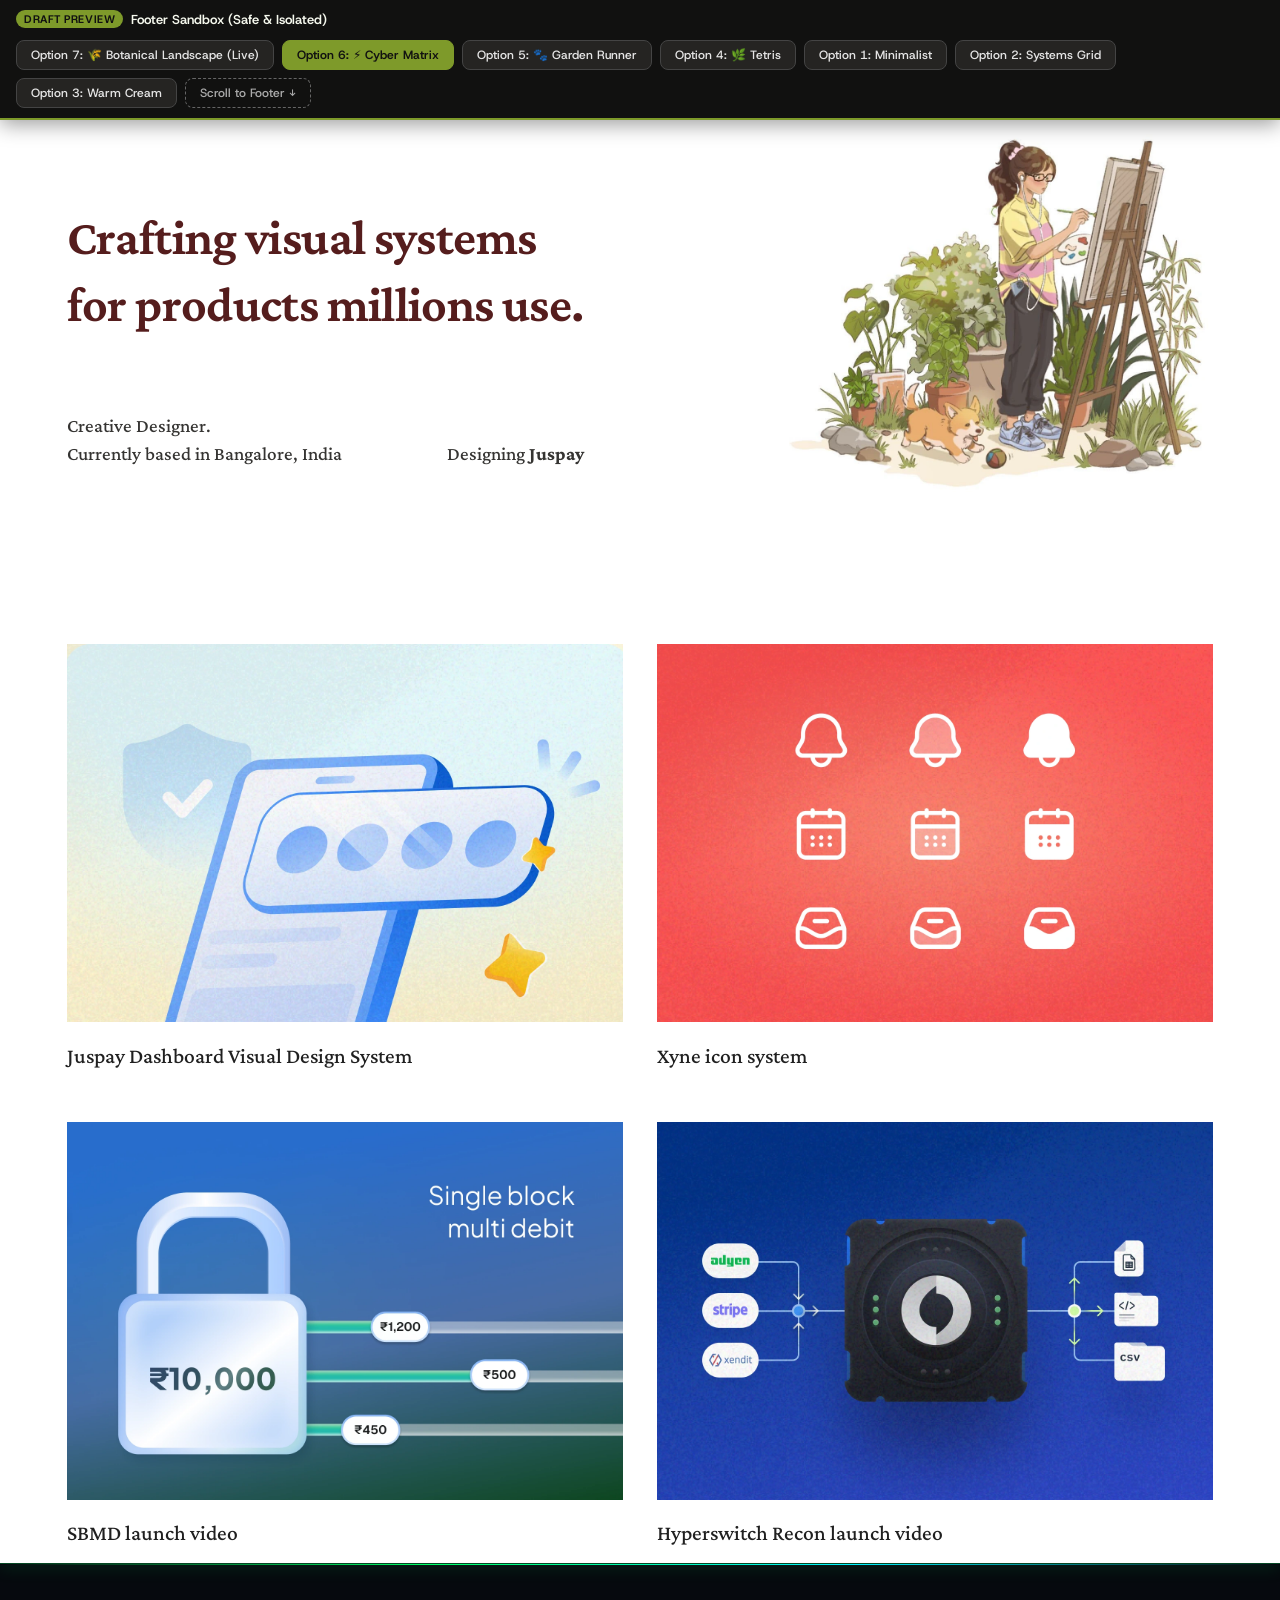
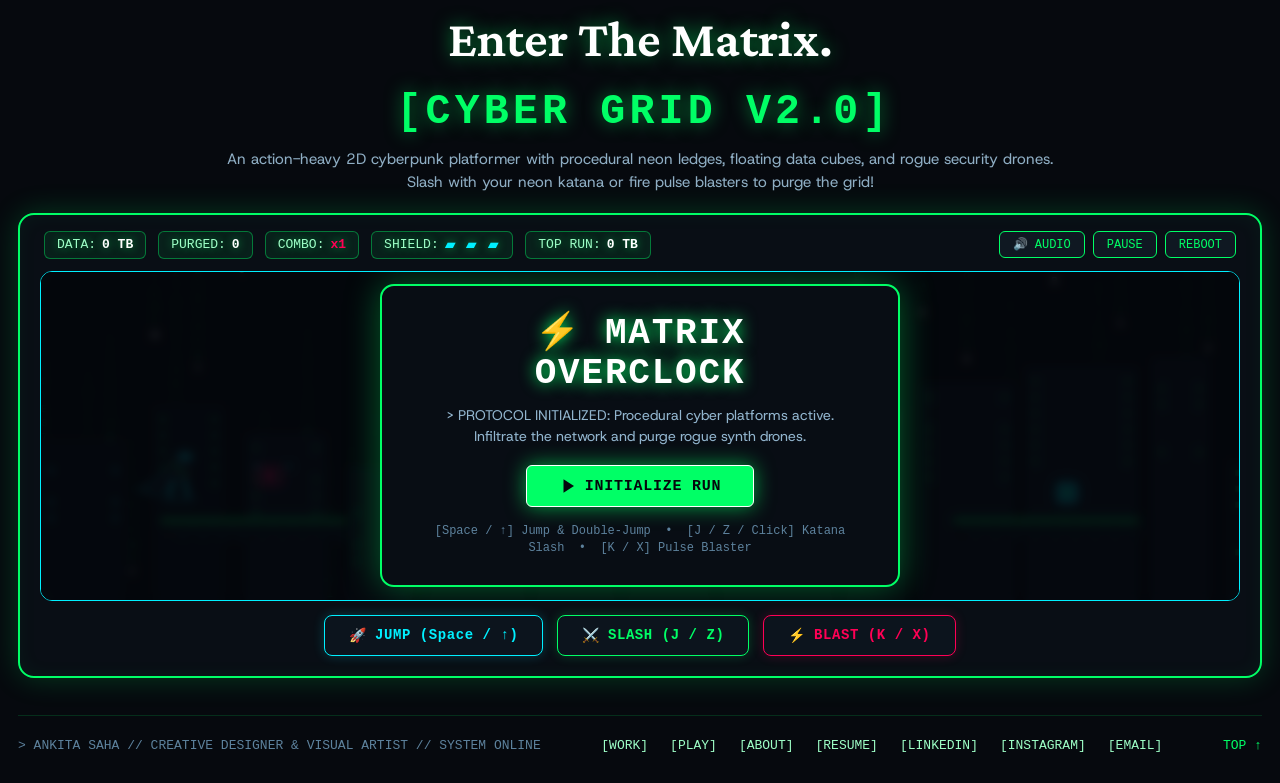
<file: preview-footer.html>
<!doctype html>
<html lang="en">
<head>
  <meta charset="utf-8">
  <meta name="viewport" content="width=device-width, initial-scale=1, viewport-fit=cover">
  <title>Footer Ideas Preview — Ankita Saha</title>
  <link rel="preconnect" href="https://fonts.googleapis.com">
  <link rel="preconnect" href="https://fonts.gstatic.com" crossorigin>
  <link href="https://fonts.googleapis.com/css2?family=Host+Grotesk:ital,wght@0,400;0,500;0,600;0,700;1,400&family=Lateef:wght@400;600;700&family=Roboto:wght@400;500&display=swap" rel="stylesheet">
  <link rel="stylesheet" href="style.css">
  <style>
    /* ========================================================
       PREVIEW TOOLBAR (Interactive controls for previewing)
       ======================================================== */
    #preview-bar {
      position: fixed;
      top: 0;
      left: 0;
      right: 0;
      z-index: 9999;
      background: #111110;
      color: #fff;
      border-bottom: 2px solid #7e9a2a;
      padding: 10px 16px;
      font-family: 'Host Grotesk', system-ui, sans-serif;
      font-size: 13px;
      display: flex;
      flex-wrap: wrap;
      align-items: center;
      justify-content: space-between;
      gap: 12px;
      box-shadow: 0 4px 20px rgba(0,0,0,0.4);
    }
    #preview-bar .bar-title {
      display: flex;
      align-items: center;
      gap: 8px;
      font-weight: 600;
      color: #f6f9ee;
    }
    #preview-bar .badge {
      background: #7e9a2a;
      color: #111;
      padding: 2px 8px;
      border-radius: 999px;
      font-size: 11px;
      font-weight: 700;
      text-transform: uppercase;
      letter-spacing: 0.05em;
    }
    #preview-bar .controls {
      display: flex;
      gap: 8px;
      flex-wrap: wrap;
    }
    #preview-bar button {
      background: #252422;
      border: 1px solid #444;
      color: #e5e5e5;
      padding: 6px 14px;
      border-radius: 8px;
      cursor: pointer;
      font-family: inherit;
      font-size: 12px;
      font-weight: 500;
      transition: all 0.2s ease;
    }
    #preview-bar button:hover {
      background: #333;
      color: #fff;
      border-color: #777;
    }
    #preview-bar button.active {
      background: #7e9a2a;
      color: #111;
      border-color: #7e9a2a;
      font-weight: 600;
    }
    #preview-bar .jump-btn {
      background: transparent;
      border: 1px dashed #666;
      color: #aaa;
    }
    #preview-bar .jump-btn:hover {
      background: rgba(255,255,255,0.1);
      color: #fff;
    }

    /* Offset site header so toolbar doesn't overlap */
    body {
      padding-top: 50px !important;
    }

    /* ========================================================
       FOOTER OPTION 1: "Let's Connect" (Minimalist Editorial)
       ======================================================== */
    .footer-option-1 {
      background: #161515;
      color: #f6f9ee;
      border-top: 1px solid rgba(255, 255, 255, 0.1);
      padding: calc(100 * var(--s, 0.8)) 0 calc(60 * var(--s, 0.8));
    }
    .footer-option-1 .inner {
      width: min(calc(1548 * var(--s, 0.8)), calc(100% - 48px));
      margin-inline: auto;
    }
    .footer-option-1 .top-row {
      display: flex;
      justify-content: space-between;
      align-items: flex-end;
      flex-wrap: wrap;
      gap: 32px;
      padding-bottom: calc(50 * var(--s, 0.8));
      border-bottom: 1px solid rgba(255, 255, 255, 0.08);
    }
    .footer-option-1 h2 {
      font-family: 'Lateef', Georgia, serif;
      font-size: clamp(38px, 6vw, 68px);
      font-weight: 600;
      line-height: 1.05;
      margin: 0 0 12px 0;
      color: #fff;
    }
    .footer-option-1 p.sub {
      font-family: 'Host Grotesk', system-ui, sans-serif;
      font-size: clamp(15px, 1.4vw, 18px);
      color: #999;
      margin: 0;
      max-width: 480px;
      line-height: 1.5;
    }
    .footer-option-1 .email-cta {
      display: inline-flex;
      align-items: center;
      gap: 12px;
      font-family: 'Host Grotesk', system-ui, sans-serif;
      font-size: clamp(16px, 1.8vw, 22px);
      font-weight: 500;
      color: #f6f9ee;
      text-decoration: none;
      background: #252422;
      border: 1px solid rgba(255,255,255,0.15);
      padding: 14px 26px;
      border-radius: 999px;
      transition: all 0.25s ease;
    }
    .footer-option-1 .email-cta:hover {
      background: #7e9a2a;
      color: #111;
      border-color: #7e9a2a;
      transform: translateY(-2px);
    }
    .footer-option-1 .email-cta svg {
      width: 20px;
      height: 20px;
    }
    .footer-option-1 .bottom-row {
      display: flex;
      justify-content: space-between;
      align-items: center;
      flex-wrap: wrap;
      gap: 20px;
      padding-top: calc(36 * var(--s, 0.8));
      font-family: 'Host Grotesk', system-ui, sans-serif;
      font-size: 14px;
      color: #888;
    }
    .footer-option-1 .nav-links, .footer-option-1 .social-links {
      display: flex;
      gap: 24px;
    }
    .footer-option-1 a {
      color: #bbb;
      text-decoration: none;
      transition: color 0.2s;
    }
    .footer-option-1 a:hover {
      color: #fff;
    }
    .footer-option-1 .to-top {
      color: #888;
      cursor: pointer;
      display: inline-flex;
      align-items: center;
      gap: 6px;
    }
    .footer-option-1 .to-top:hover {
      color: #7e9a2a;
    }

    /* ========================================================
       FOOTER OPTION 2: "The Systems Index" (Multi-Column Grid)
       ======================================================== */
    .footer-option-2 {
      background: #0d0d0d;
      color: #ecece6;
      border-top: 1px solid #282828;
      padding: calc(90 * var(--s, 0.8)) 0 calc(50 * var(--s, 0.8));
      font-family: 'Host Grotesk', system-ui, sans-serif;
    }
    .footer-option-2 .inner {
      width: min(calc(1548 * var(--s, 0.8)), calc(100% - 48px));
      margin-inline: auto;
    }
    .footer-option-2 .grid {
      display: grid;
      grid-template-columns: 2fr 1fr 1.2fr 1fr;
      gap: calc(60 * var(--s, 0.8));
      padding-bottom: calc(60 * var(--s, 0.8));
      border-bottom: 1px solid #222;
    }
    .footer-option-2 h4 {
      font-size: 13px;
      text-transform: uppercase;
      letter-spacing: 0.08em;
      color: #777;
      margin: 0 0 20px 0;
      font-weight: 600;
    }
    .footer-option-2 .col-bio .brand {
      font-size: 20px;
      font-weight: 700;
      color: #fff;
      margin-bottom: 12px;
    }
    .footer-option-2 .col-bio p {
      font-size: 14px;
      line-height: 1.6;
      color: #999;
      max-width: 320px;
      margin: 0 0 16px 0;
    }
    .footer-option-2 .status-pill {
      display: inline-flex;
      align-items: center;
      gap: 8px;
      font-size: 12px;
      color: #aaa;
      background: #1a1a1a;
      border: 1px solid #333;
      padding: 6px 12px;
      border-radius: 999px;
    }
    .footer-option-2 .status-dot {
      width: 7px;
      height: 7px;
      background: #7e9a2a;
      border-radius: 50%;
      box-shadow: 0 0 8px #7e9a2a;
    }
    .footer-option-2 ul {
      list-style: none;
      padding: 0;
      margin: 0;
      display: flex;
      flex-direction: column;
      gap: 12px;
    }
    .footer-option-2 ul a {
      color: #bbb;
      text-decoration: none;
      font-size: 14px;
      transition: color 0.2s, transform 0.2s;
      display: inline-block;
    }
    .footer-option-2 ul a:hover {
      color: #fff;
      transform: translateX(3px);
    }
    .footer-option-2 .base-row {
      display: flex;
      justify-content: space-between;
      align-items: center;
      padding-top: 30px;
      font-size: 13px;
      color: #666;
    }

    /* ========================================================
       FOOTER OPTION 3: "Artisan Contrast" (Warm Cream Band)
       ======================================================== */
    .footer-option-3 {
      background: #f6f9ee;
      color: #202020;
      padding: calc(90 * var(--s, 0.8)) 0 calc(60 * var(--s, 0.8));
      border-top: 3px solid #7e9a2a;
    }
    .footer-option-3 .inner {
      width: min(calc(1548 * var(--s, 0.8)), calc(100% - 48px));
      margin-inline: auto;
    }
    .footer-option-3 .headline-area {
      display: grid;
      grid-template-columns: 1.6fr 1fr;
      align-items: center;
      gap: 40px;
      padding-bottom: calc(60 * var(--s, 0.8));
      border-bottom: 1px solid rgba(0,0,0,0.08);
    }
    .footer-option-3 h2 {
      font-family: 'Lateef', Georgia, serif;
      font-size: clamp(36px, 5.5vw, 64px);
      font-weight: 600;
      line-height: 1.1;
      margin: 0;
      color: #551d1d;
    }
    .footer-option-3 .cta-box {
      display: flex;
      flex-direction: column;
      align-items: flex-start;
      gap: 12px;
    }
    .footer-option-3 .cta-btn {
      background: #161515;
      color: #fff;
      font-family: 'Host Grotesk', system-ui, sans-serif;
      font-size: 16px;
      font-weight: 600;
      padding: 14px 28px;
      border-radius: 999px;
      text-decoration: none;
      display: inline-flex;
      align-items: center;
      gap: 10px;
      transition: all 0.25s ease;
    }
    .footer-option-3 .cta-btn:hover {
      background: #551d1d;
      transform: translateY(-2px);
      box-shadow: 0 8px 20px rgba(85,29,29,0.25);
    }
    .footer-option-3 .cta-note {
      font-family: 'Host Grotesk', system-ui, sans-serif;
      font-size: 13px;
      color: #666;
    }
    .footer-option-3 .nav-strip {
      display: flex;
      justify-content: space-between;
      align-items: center;
      flex-wrap: wrap;
      gap: 20px;
      padding-top: calc(36 * var(--s, 0.8));
      font-family: 'Host Grotesk', system-ui, sans-serif;
      font-size: 14px;
      color: #555;
    }
    .footer-option-3 a {
      color: #202020;
      text-decoration: none;
      font-weight: 500;
    }
    .footer-option-3 a:hover {
      text-decoration: underline;
      text-underline-offset: 3px;
    }

    /* Responsive adjustments */
    @media (max-width: 860px) {
      .footer-option-2 .grid {
        grid-template-columns: 1fr 1fr;
        gap: 36px;
      }
      .footer-option-3 .headline-area {
        grid-template-columns: 1fr;
        gap: 24px;
      }
    }
    @media (max-width: 540px) {
      .footer-option-2 .grid {
        grid-template-columns: 1fr;
      }
      .footer-option-1 .top-row,
      .footer-option-1 .bottom-row,
      .footer-option-3 .nav-strip {
        flex-direction: column;
        align-items: flex-start;
      }
    }

    /* ========================================================
       FOOTER OPTION 4: "Botanical Tetris" (Interactive Game)
       ======================================================== */
    .footer-option-4 {
      background: #131610;
      color: #f6f9ee;
      border-top: 2px solid #7e9a2a;
      padding: calc(70 * var(--s, 0.8)) 0 calc(50 * var(--s, 0.8));
      position: relative;
      overflow: hidden;
    }
    .footer-option-4::before {
      content: "";
      position: absolute;
      top: 0;
      left: 50%;
      transform: translateX(-50%);
      width: 900px;
      height: 400px;
      background: radial-gradient(circle, rgba(126, 154, 42, 0.12) 0%, transparent 70%);
      pointer-events: none;
    }
    .footer-option-4 .inner {
      width: min(calc(1548 * var(--s, 0.8)), calc(100% - 48px));
      margin-inline: auto;
      position: relative;
      z-index: 1;
    }
    .tetris-header {
      text-align: center;
      max-width: 680px;
      margin: 0 auto calc(30 * var(--s, 0.8));
    }
    .tetris-header h2 {
      font-family: 'Lateef', Georgia, serif;
      font-size: clamp(38px, 5.5vw, 64px);
      font-weight: 600;
      line-height: 1.05;
      margin: 0 0 6px 0;
      color: #fff;
    }
    .tetris-header p {
      font-family: 'Host Grotesk', system-ui, sans-serif;
      font-size: 15px;
      color: #a4b396;
      margin: 0;
      line-height: 1.5;
    }
    .tetris-game-wrapper {
      max-width: 880px;
      margin: 0 auto;
      background: #1b1e16;
      border: 2px solid #364426;
      border-radius: 20px;
      padding: 16px 20px 20px;
      box-shadow: 0 16px 40px rgba(0, 0, 0, 0.45), inset 0 1px 0 rgba(255, 255, 255, 0.08);
      position: relative;
    }
    .tetris-hud {
      display: flex;
      justify-content: space-between;
      align-items: center;
      margin-bottom: 12px;
      padding: 0 4px;
      font-family: 'Host Grotesk', system-ui, sans-serif;
      font-size: 13px;
      color: #a2b095;
    }
    .tetris-stats {
      display: flex;
      gap: 20px;
    }
    .tetris-stats span b {
      color: #f6f9ee;
      font-weight: 600;
      margin-left: 4px;
    }
    .tetris-hud-btns {
      display: flex;
      gap: 8px;
    }
    .tetris-hud-btn {
      background: #252c1e;
      border: 1px solid #435233;
      color: #d1dcce;
      font-size: 12px;
      padding: 4px 10px;
      border-radius: 6px;
      cursor: pointer;
      font-family: inherit;
      transition: all 0.2s;
    }
    .tetris-hud-btn:hover {
      background: #7e9a2a;
      color: #111;
      border-color: #7e9a2a;
    }
    .tetris-board-stage {
      position: relative;
      width: 100%;
      aspect-ratio: 18 / 10;
      max-height: 440px;
      background: #0d100b;
      border-radius: 12px;
      overflow: hidden;
      border: 1px solid #28331d;
      display: flex;
      align-items: center;
      justify-content: center;
    }
    #tetris-canvas {
      width: 100%;
      height: 100%;
      display: block;
      cursor: pointer;
    }
    #tetris-overlay {
      position: absolute;
      inset: 0;
      background: rgba(13, 16, 11, 0.88);
      backdrop-filter: blur(5px);
      -webkit-backdrop-filter: blur(5px);
      display: flex;
      flex-direction: column;
      align-items: center;
      justify-content: center;
      gap: 12px;
      padding: 24px;
      text-align: center;
      cursor: pointer;
      transition: opacity 0.25s ease;
      z-index: 10;
    }
    #tetris-overlay.hidden {
      opacity: 0;
      pointer-events: none;
      display: none !important;
    }
    #tetris-overlay h3 {
      font-family: 'Lateef', Georgia, serif;
      font-size: clamp(34px, 5vw, 52px);
      line-height: 1;
      color: #fff;
      margin: 0;
    }
    #tetris-overlay p {
      font-family: 'Host Grotesk', system-ui, sans-serif;
      font-size: 15px;
      color: #b7c7aa;
      margin: 0;
      max-width: 400px;
      line-height: 1.4;
    }
    .play-cta-badge {
      background: #7e9a2a;
      color: #111;
      font-family: 'Host Grotesk', system-ui, sans-serif;
      font-weight: 700;
      font-size: 15px;
      padding: 10px 24px;
      border-radius: 999px;
      display: inline-flex;
      align-items: center;
      gap: 8px;
      box-shadow: 0 4px 16px rgba(126, 154, 42, 0.4);
      transition: transform 0.2s, background 0.2s;
      margin-top: 4px;
    }
    #tetris-overlay:hover .play-cta-badge {
      transform: scale(1.05);
      background: #90b02e;
    }
    .keys-hint {
      font-family: 'Host Grotesk', system-ui, sans-serif;
      font-size: 12px;
      color: #7b8873;
      margin-top: 4px;
    }
    .tetris-controls-bar {
      display: flex;
      justify-content: center;
      align-items: center;
      gap: 10px;
      margin-top: 14px;
      flex-wrap: wrap;
    }
    .ctrl-btn {
      background: #252b1e;
      border: 1px solid #414e34;
      color: #e3ede0;
      font-family: 'Host Grotesk', system-ui, sans-serif;
      font-size: 13px;
      font-weight: 600;
      padding: 8px 18px;
      border-radius: 8px;
      cursor: pointer;
      user-select: none;
      -webkit-user-select: none;
      transition: all 0.15s ease;
      display: inline-flex;
      align-items: center;
      gap: 6px;
    }
    .ctrl-btn:active, .ctrl-btn:hover {
      background: #7e9a2a;
      color: #111;
      border-color: #7e9a2a;
    }
    .footer-option-4 .bottom-strip {
      display: flex;
      justify-content: space-between;
      align-items: center;
      flex-wrap: wrap;
      gap: 20px;
      margin-top: calc(50 * var(--s, 0.8));
      padding-top: calc(30 * var(--s, 0.8));
      border-top: 1px solid rgba(255, 255, 255, 0.08);
      font-family: 'Host Grotesk', system-ui, sans-serif;
      font-size: 14px;
      color: #888;
    }
    .footer-option-4 .bottom-strip a {
      color: #bbb;
      text-decoration: none;
      transition: color 0.2s;
    }
    .footer-option-4 .bottom-strip a:hover {
      color: #fff;
    }
    .footer-option-4 .to-top {
      cursor: pointer;
      color: #888;
    }
    .footer-option-4 .to-top:hover {
      color: #7e9a2a;
    }

    /* ========================================================
       FOOTER OPTION 5: "Garden Runner" (Infinite Platformer)
       ======================================================== */
    .footer-option-5 {
      background: #141712;
      color: #f6f9ee;
      border-top: 2px solid #e09f47;
      padding: calc(70 * var(--s, 0.8)) 0 calc(50 * var(--s, 0.8));
      position: relative;
      overflow: hidden;
    }
    .footer-option-5::before {
      content: "";
      position: absolute;
      top: 0;
      left: 50%;
      transform: translateX(-50%);
      width: 960px;
      height: 420px;
      background: radial-gradient(circle, rgba(224, 159, 71, 0.12) 0%, transparent 70%);
      pointer-events: none;
    }
    .footer-option-5 .inner {
      width: min(1640px, calc(100% - 36px));
      margin-inline: auto;
      position: relative;
      z-index: 1;
    }
    .runner-header {
      text-align: center;
      max-width: 780px;
      margin: 0 auto calc(26 * var(--s, 0.8));
    }
    .runner-header h2 {
      font-family: 'Lateef', Georgia, serif;
      font-size: clamp(40px, 5.5vw, 68px);
      font-weight: 600;
      line-height: 1.02;
      margin: 0 0 6px 0;
      color: #fff;
    }
    .runner-header p {
      font-family: 'Host Grotesk', system-ui, sans-serif;
      font-size: 15px;
      color: #e3cfbc;
      margin: 0;
      line-height: 1.5;
    }
    .runner-game-wrapper {
      width: 100%;
      max-width: 1600px;
      margin: 0 auto;
      background: #faf6ed;
      border: 3px solid #3c2a1d;
      border-radius: 22px;
      padding: 16px 20px 20px;
      box-shadow: 6px 8px 0 #3c2a1d, 0 16px 40px rgba(0, 0, 0, 0.4);
      position: relative;
    }
    .runner-hud {
      display: flex;
      justify-content: space-between;
      align-items: center;
      margin-bottom: 12px;
      padding: 0 4px;
      font-family: 'Host Grotesk', system-ui, sans-serif;
      font-size: 13px;
      color: #3c2a1d;
      flex-wrap: wrap;
      gap: 10px;
    }
    .runner-stats {
      display: flex;
      gap: 12px;
      flex-wrap: wrap;
    }
    .runner-stat-badge {
      background: #fff;
      border: 2px solid #3c2a1d;
      border-radius: 999px;
      padding: 5px 14px;
      box-shadow: 2px 2px 0 #3c2a1d;
      font-weight: 600;
      color: #553e2d;
      display: inline-flex;
      align-items: center;
      gap: 5px;
    }
    .runner-stat-badge b {
      color: #201309;
      font-weight: 700;
      font-variant-numeric: tabular-nums;
    }
    .runner-hud-btns {
      display: flex;
      gap: 8px;
    }
    .runner-hud-btn {
      background: #fff;
      border: 2px solid #3c2a1d;
      border-radius: 999px;
      color: #3c2a1d;
      font-size: 12px;
      font-weight: 600;
      padding: 5px 14px;
      cursor: pointer;
      box-shadow: 2px 2px 0 #3c2a1d;
      transition: all 0.15s ease;
      font-family: inherit;
    }
    .runner-hud-btn:hover {
      background: #ffdb70;
      transform: translate(-1px, -1px);
      box-shadow: 3px 3px 0 #3c2a1d;
    }
    .runner-hud-btn:active {
      transform: translate(2px, 2px);
      box-shadow: 0 0 0 #3c2a1d;
    }
    .runner-board-stage {
      position: relative;
      width: 100%;
      aspect-ratio: 16 / 4.4;
      min-height: 230px;
      max-height: 380px;
      background: #c3e2f5;
      border-radius: 14px;
      overflow: hidden;
      border: 2.5px solid #3c2a1d;
      box-shadow: inset 0 2px 6px rgba(0, 0, 0, 0.08);
      display: flex;
      align-items: center;
      justify-content: center;
    }
    #runner-canvas {
      width: 100%;
      height: 100%;
      display: block;
      cursor: pointer;
    }
    #runner-overlay {
      position: absolute;
      inset: 0;
      background: rgba(30, 24, 18, 0.62);
      backdrop-filter: blur(4px);
      -webkit-backdrop-filter: blur(4px);
      display: flex;
      align-items: center;
      justify-content: center;
      padding: 20px;
      text-align: center;
      cursor: pointer;
      transition: opacity 0.2s ease;
      z-index: 10;
    }
    #runner-overlay.hidden {
      opacity: 0;
      pointer-events: none;
      display: none !important;
    }
    .runner-modal-card {
      background: #fffdf9;
      border: 3px solid #3c2a1d;
      border-radius: 22px;
      padding: 26px 36px;
      box-shadow: 6px 8px 0 #3c2a1d, 0 16px 32px rgba(0, 0, 0, 0.35);
      max-width: 480px;
      width: 90%;
      display: flex;
      flex-direction: column;
      align-items: center;
      gap: 10px;
    }
    .runner-modal-card h3 {
      font-family: 'Lateef', Georgia, serif;
      font-size: clamp(34px, 4.2vw, 50px);
      line-height: 1.05;
      color: #2b1c12;
      margin: 0;
      font-weight: 600;
    }
    .runner-modal-card p {
      font-family: 'Host Grotesk', system-ui, sans-serif;
      font-size: 15px;
      color: #584435;
      margin: 0;
      line-height: 1.45;
    }
    .runner-cta-badge {
      background: #f7a23b;
      color: #27160a;
      font-family: 'Host Grotesk', system-ui, sans-serif;
      font-weight: 700;
      font-size: 15px;
      padding: 10px 28px;
      border-radius: 999px;
      border: 2px solid #3c2a1d;
      box-shadow: 3px 3px 0 #3c2a1d;
      display: inline-flex;
      align-items: center;
      gap: 8px;
      cursor: pointer;
      transition: transform 0.15s, background 0.15s, box-shadow 0.15s;
      margin-top: 6px;
    }
    .runner-cta-badge:hover {
      transform: translate(-1px, -1px);
      background: #ffb14e;
      box-shadow: 4px 4px 0 #3c2a1d;
    }
    .runner-cta-badge:active {
      transform: translate(2px, 2px);
      box-shadow: 0 0 0 #3c2a1d;
    }
    .keys-hint {
      font-family: 'Host Grotesk', system-ui, sans-serif;
      font-size: 12px;
      color: #8c7360;
      margin-top: 4px;
    }
    .runner-controls-bar {
      display: flex;
      justify-content: center;
      align-items: center;
      margin-top: 14px;
    }
    .runner-jump-action-btn {
      background: #ffcb59;
      border: 3px solid #3c2a1d;
      border-radius: 999px;
      box-shadow: 4px 5px 0 #3c2a1d;
      color: #2b180a;
      font-family: 'Host Grotesk', system-ui, sans-serif;
      padding: 12px 36px;
      cursor: pointer;
      user-select: none;
      -webkit-user-select: none;
      transition: all 0.15s ease;
      display: inline-flex;
      align-items: center;
      gap: 10px;
    }
    .runner-jump-action-btn .jump-title {
      font-size: 16px;
      font-weight: 800;
      letter-spacing: 0.03em;
    }
    .runner-jump-action-btn .jump-sub {
      font-size: 12px;
      font-weight: 600;
      color: #6a492d;
    }
    .runner-jump-action-btn:hover {
      background: #ffd678;
      transform: translate(-1px, -1px);
      box-shadow: 5px 6px 0 #3c2a1d;
    }
    .runner-jump-action-btn:active {
      transform: translate(3px, 4px);
      box-shadow: 1px 1px 0 #3c2a1d;
    }
    .footer-option-5 .bottom-strip {
      display: flex;
      justify-content: space-between;
      align-items: center;
      flex-wrap: wrap;
      gap: 20px;
      margin-top: calc(50 * var(--s, 0.8));
      padding-top: calc(30 * var(--s, 0.8));
      border-top: 1px solid rgba(255, 255, 255, 0.08);
      font-family: 'Host Grotesk', system-ui, sans-serif;
      font-size: 14px;
      color: #888;
    }
    .footer-option-5 .bottom-strip a {
      color: #bbb;
      text-decoration: none;
      transition: color 0.2s;
    }
    .footer-option-5 .bottom-strip a:hover {
      color: #fff;
    }
    .footer-option-5 .to-top {
      cursor: pointer;
      color: #888;
    }
    .footer-option-5 .to-top:hover {
      color: #e09f47;
    }

    /* ========================================================
       OPTION 6: CYBERPUNK MATRIX PLATFORMER STYLES
       ======================================================== */
    .footer-option-6 {
      background: #06090e;
      color: #00ff66;
      padding: calc(60 * var(--s, 0.8)) 0 calc(40 * var(--s, 0.8));
      position: relative;
      overflow: hidden;
      border-top: 1px solid rgba(0, 255, 102, 0.25);
      font-family: 'Courier New', Courier, monospace;
    }
    .footer-option-6::before {
      content: "";
      position: absolute;
      top: 0;
      left: 0;
      right: 0;
      height: 1px;
      background: linear-gradient(90deg, transparent, #00ff66, #00f0ff, transparent);
      box-shadow: 0 0 16px #00ff66;
      pointer-events: none;
    }
    .footer-option-6 .inner {
      width: min(1640px, calc(100% - 36px));
      margin-inline: auto;
      position: relative;
      z-index: 1;
    }
    .cyber-header {
      text-align: center;
      max-width: 840px;
      margin: 0 auto calc(26 * var(--s, 0.8));
    }
    .cyber-header h2 {
      font-family: 'Lateef', Georgia, serif;
      font-size: clamp(38px, 5vw, 64px);
      font-weight: 600;
      line-height: 1.05;
      margin: 0 0 6px 0;
      color: #fff;
      text-shadow: 0 0 18px rgba(0, 255, 102, 0.5);
    }
    .cyber-header h2 span {
      color: #00ff66;
      font-family: 'Courier New', monospace;
      font-size: 0.65em;
      letter-spacing: 0.1em;
      text-transform: uppercase;
      display: inline-block;
      margin-left: 8px;
    }
    .cyber-header p {
      font-family: 'Host Grotesk', system-ui, sans-serif;
      font-size: 15px;
      color: #8faec4;
      margin: 0;
      line-height: 1.5;
    }
    .cyber-game-wrapper {
      width: 100%;
      max-width: 1600px;
      margin: 0 auto;
      background: #090e15;
      border: 2px solid #00ff66;
      border-radius: 16px;
      padding: 16px 20px 20px;
      box-shadow: 0 0 30px rgba(0, 255, 102, 0.2), inset 0 0 20px rgba(0, 255, 102, 0.05);
      position: relative;
    }
    .cyber-hud {
      display: flex;
      justify-content: space-between;
      align-items: center;
      margin-bottom: 12px;
      padding: 0 4px;
      font-size: 13px;
      color: #00ff66;
      flex-wrap: wrap;
      gap: 10px;
    }
    .cyber-stats {
      display: flex;
      gap: 12px;
      flex-wrap: wrap;
    }
    .cyber-stat-badge {
      background: rgba(0, 255, 102, 0.08);
      border: 1px solid rgba(0, 255, 102, 0.4);
      border-radius: 6px;
      padding: 5px 12px;
      color: #9effc7;
      display: inline-flex;
      align-items: center;
      gap: 6px;
      text-shadow: 0 0 8px rgba(0, 255, 102, 0.5);
    }
    .cyber-stat-badge b {
      color: #fff;
      font-weight: 700;
      font-variant-numeric: tabular-nums;
    }
    .cyber-stat-badge.shield b {
      color: #00f0ff;
      letter-spacing: 2px;
    }
    .cyber-stat-badge.combo b {
      color: #ff0055;
    }
    .cyber-hud-btns {
      display: flex;
      gap: 8px;
    }
    .cyber-hud-btn {
      background: #0f1822;
      border: 1px solid #00ff66;
      border-radius: 6px;
      color: #00ff66;
      font-size: 12px;
      font-family: inherit;
      padding: 5px 13px;
      cursor: pointer;
      transition: all 0.15s ease;
    }
    .cyber-hud-btn:hover {
      background: #00ff66;
      color: #000;
      box-shadow: 0 0 12px #00ff66;
    }
    .cyber-hud-btn:active {
      transform: scale(0.96);
    }
    .cyber-board-stage {
      position: relative;
      width: 100%;
      aspect-ratio: 16 / 4.4;
      min-height: 240px;
      max-height: 380px;
      background: #05080c;
      border-radius: 12px;
      overflow: hidden;
      border: 1.5px solid #00f0ff;
      box-shadow: inset 0 0 24px rgba(0, 240, 255, 0.2);
      display: flex;
      align-items: center;
      justify-content: center;
    }
    #cyber-canvas {
      width: 100%;
      height: 100%;
      display: block;
      cursor: crosshair;
    }
    #cyber-overlay {
      position: absolute;
      inset: 0;
      background: rgba(4, 7, 12, 0.82);
      backdrop-filter: blur(5px);
      -webkit-backdrop-filter: blur(5px);
      display: flex;
      align-items: center;
      justify-content: center;
      padding: 20px;
      text-align: center;
      cursor: pointer;
      transition: opacity 0.2s ease;
      z-index: 10;
    }
    #cyber-overlay.hidden {
      opacity: 0;
      pointer-events: none;
      display: none !important;
    }
    .cyber-modal-card {
      background: #080d14;
      border: 2px solid #00ff66;
      border-radius: 14px;
      padding: 28px 40px;
      box-shadow: 0 0 35px rgba(0, 255, 102, 0.35);
      max-width: 520px;
      width: 92%;
      display: flex;
      flex-direction: column;
      align-items: center;
      gap: 12px;
      position: relative;
    }
    .cyber-modal-card h3 {
      font-size: clamp(24px, 3.5vw, 36px);
      line-height: 1.1;
      color: #fff;
      margin: 0;
      text-shadow: 0 0 16px #00ff66;
      letter-spacing: 0.05em;
    }
    .cyber-modal-card p {
      font-family: 'Host Grotesk', system-ui, sans-serif;
      font-size: 14px;
      color: #92b5ce;
      margin: 0;
      line-height: 1.5;
    }
    .cyber-cta-badge {
      background: #00ff66;
      color: #04080c;
      font-family: 'Courier New', monospace;
      font-weight: 800;
      font-size: 15px;
      padding: 11px 32px;
      border-radius: 6px;
      border: 1px solid #fff;
      box-shadow: 0 0 20px rgba(0, 255, 102, 0.6);
      display: inline-flex;
      align-items: center;
      gap: 8px;
      cursor: pointer;
      transition: all 0.15s ease;
      margin-top: 6px;
      letter-spacing: 0.05em;
    }
    .cyber-cta-badge:hover {
      background: #00f0ff;
      box-shadow: 0 0 25px rgba(0, 240, 255, 0.8);
      transform: scale(1.04);
    }
    .cyber-keys-hint {
      font-size: 12px;
      color: #5d829d;
      margin-top: 4px;
      line-height: 1.4;
    }
    .cyber-controls-bar {
      display: flex;
      justify-content: center;
      align-items: center;
      gap: 14px;
      margin-top: 14px;
      flex-wrap: wrap;
    }
    .cyber-action-btn {
      background: #0c141d;
      border: 1.5px solid;
      border-radius: 8px;
      font-family: 'Courier New', monospace;
      padding: 11px 24px;
      cursor: pointer;
      user-select: none;
      -webkit-user-select: none;
      transition: all 0.15s ease;
      display: inline-flex;
      align-items: center;
      gap: 8px;
      font-size: 14px;
      font-weight: 700;
      letter-spacing: 0.04em;
    }
    .cyber-action-btn.jump {
      border-color: #00f0ff;
      color: #00f0ff;
      box-shadow: 0 0 12px rgba(0, 240, 255, 0.2);
    }
    .cyber-action-btn.slash {
      border-color: #00ff66;
      color: #00ff66;
      box-shadow: 0 0 12px rgba(0, 255, 102, 0.2);
    }
    .cyber-action-btn.blast {
      border-color: #ff0055;
      color: #ff0055;
      box-shadow: 0 0 12px rgba(255, 0, 85, 0.2);
    }
    .cyber-action-btn:hover {
      transform: translateY(-2px);
      box-shadow: 0 0 18px currentColor;
      background: rgba(255, 255, 255, 0.08);
    }
    .cyber-action-btn:active {
      transform: translateY(1px);
    }
    .footer-option-6 .bottom-strip {
      display: flex;
      justify-content: space-between;
      align-items: center;
      flex-wrap: wrap;
      gap: 20px;
      margin-top: calc(50 * var(--s, 0.8));
      padding-top: calc(30 * var(--s, 0.8));
      border-top: 1px solid rgba(0, 255, 102, 0.15);
      font-family: 'Courier New', monospace;
      font-size: 13px;
      color: #5d829d;
    }
    .footer-option-6 .bottom-strip a {
      color: #9effc7;
      text-decoration: none;
      transition: color 0.2s;
    }
    .footer-option-6 .bottom-strip a:hover {
      color: #00f0ff;
      text-shadow: 0 0 8px #00f0ff;
    }
    .footer-option-6 .to-top {
      cursor: pointer;
      color: #00ff66;
    }
    .footer-option-6 .to-top:hover {
      color: #00f0ff;
      text-shadow: 0 0 8px #00f0ff;
    }
  </style>
</head>
<body class="home">

  <!-- ========================================================
       PREVIEW BAR (Interactive switcher for your convenience)
       ======================================================== -->
  <div id="preview-bar">
    <div class="bar-title">
      <span class="badge">Draft Preview</span>
      <span>Footer Sandbox (Safe & Isolated)</span>
    </div>
    <div class="controls">
      <button type="button" class="active" onclick="switchFooter(7)">Option 7: 🌾 Botanical Landscape (Live)</button>
      <button type="button" onclick="switchFooter(6)">Option 6: ⚡ Cyber Matrix</button>
      <button type="button" onclick="switchFooter(5)">Option 5: 🐾 Garden Runner</button>
      <button type="button" onclick="switchFooter(4)">Option 4: 🌿 Tetris</button>
      <button type="button" onclick="switchFooter(1)">Option 1: Minimalist</button>
      <button type="button" onclick="switchFooter(2)">Option 2: Systems Grid</button>
      <button type="button" onclick="switchFooter(3)">Option 3: Warm Cream</button>
      <button type="button" class="jump-btn" onclick="document.getElementById('footer-preview-root').scrollIntoView({behavior:'smooth'})">Scroll to Footer ↓</button>
    </div>
  </div>

  <!-- Regular Homepage Content (Read-only) -->
  <header class="band">
    <nav class="nav wrap" aria-label="Main">
      <a class="name" href="index.html">Ankita Saha</a>
      <button class="nav-toggle" type="button" aria-label="Open menu" aria-expanded="false" aria-controls="nav-menu"><span></span><span></span><span></span></button>
      <div class="right" id="nav-menu">
        <div class="links"><a href="#work">Work</a><a href="play.html">Play</a><a href="assets/Ankita-Saha-Resume.pdf" target="_blank" rel="noopener">Resume</a><a href="about.html">About</a></div>
        <div class="social">
          <a href="mailto:ankitasaha2310@gmail.com" aria-label="Email Ankita"><svg viewBox="0 0 24 24" fill="none" stroke="currentColor" stroke-width="2" stroke-linejoin="round"><rect x="2.5" y="4.5" width="19" height="15" rx="3"/><path d="M3.5 7l8.5 6 8.5-6"/></svg></a>
          <a href="https://www.linkedin.com/in/ankita-saha-79141a1a3/" target="_blank" rel="noopener" aria-label="LinkedIn"><svg viewBox="0 0 24 24" fill="currentColor"><rect x="2.5" y="8.5" width="4.2" height="13" rx=".4"/><circle cx="4.6" cy="4.4" r="2.4"/><path d="M9.3 8.5h4v1.9c.6-1.1 2-2.2 4.1-2.2 4 0 4.6 2.6 4.6 5.9v7.4h-4.2v-6.6c0-1.6 0-3.6-2.2-3.6s-2.5 1.7-2.5 3.5v6.7H9.3z"/></svg></a>
          <a href="https://www.instagram.com/artsvetro/" target="_blank" rel="noopener" aria-label="Instagram"><svg viewBox="0 0 24 24" fill="none" stroke="currentColor" stroke-width="2"><rect x="2.5" y="2.5" width="19" height="19" rx="5.5"/><circle cx="12" cy="12" r="4.3"/><circle cx="17.6" cy="6.4" r="1.1" fill="currentColor" stroke="none"/></svg></a>
        </div>
      </div>
    </nav>
    <div class="nav-scrim"></div>
  </header>

  <section class="hero">
    <div class="hero-inner">
      <div class="hero-copy">
        <h1>Crafting visual systems<br>for products millions use.</h1>
        <div class="meta">
          <p>Creative Designer.<br>Currently based in Bangalore, India</p>
          <p class="now">Designing <a class="hero-link" href="https://juspay.io/in" target="_blank" rel="noopener"><b>Juspay</b></a></p>
        </div>
      </div>
      <div class="hero-art">
        <figure class="slot contain hero-img" style="--ar:612/637;background:transparent">
          <img src="assets/home/hero-illustration.webp" alt="Illustration of Ankita painting at an easel">
        </figure>
      </div>
    </div>
  </section>

  <main class="wrap work-grid" id="work">
    <a class="card" href="work/juspay-dashboard.html">
      <figure class="slot" style="--ar:752/511;"><img src="assets/work/dashboard-thumb.webp" alt="Juspay Dashboard Visual Design System"></figure>
      <span>Juspay Dashboard Visual Design System</span>
    </a>
    <a class="card" href="work/xyne-icons.html">
      <figure class="slot" style="--ar:752/511;"><img src="assets/work/xyne-thumb.webp" alt="Xyne icon system"></figure>
      <span>Xyne icon system</span>
    </a>
    <a class="card" href="work/sbmd-launch-video.html">
      <figure class="slot" style="--ar:752/511;"><img src="assets/work/sbmd-thumb.webp" alt="SBMD launch video"></figure>
      <span>SBMD launch video</span>
    </a>
    <a class="card" href="work/hyperswitch-recon-video.html">
      <figure class="slot" style="--ar:752/511;"><img src="assets/work/recon-thumb.webp" alt="Hyperswitch Recon launch video"></figure>
      <span>Hyperswitch Recon launch video</span>
    </a>
  </main>

  <!-- ========================================================
       FOOTER CONTAINER ROOT (Dynamic Preview)
       ======================================================== -->
  <div id="footer-preview-root">

    <!-- OPTION 7: BOTANICAL LANDSCAPE (LIVE SITE DEFAULT) -->
    <footer id="opt-7" class="site-footer">
      <div class="wrap footer-row">
        <h2 class="footer-heading">Let's connect?</h2>
        <div class="footer-social">
          <a href="https://mail.google.com/mail/?view=cm&fs=1&to=ankitasaha2310@gmail.com" target="_blank" rel="noopener" aria-label="Email Ankita">
            <svg viewBox="0 0 24 24" fill="none" stroke="currentColor" stroke-width="2" stroke-linejoin="round"><rect x="2.5" y="4.5" width="19" height="15" rx="3"/><path d="M3.5 7l8.5 6 8.5-6"/></svg>
          </a>
          <a href="https://www.instagram.com/artsvetro/" target="_blank" rel="noopener" aria-label="Instagram">
            <svg viewBox="0 0 24 24" fill="none" stroke="currentColor" stroke-width="2"><rect x="2.5" y="2.5" width="19" height="19" rx="5.5"/><circle cx="12" cy="12" r="4.3"/><circle cx="17.6" cy="6.4" r="1.1" fill="currentColor" stroke="none"/></svg>
          </a>
          <a href="https://www.linkedin.com/in/ankita-saha-79141a1a3/" target="_blank" rel="noopener" aria-label="LinkedIn">
            <svg viewBox="0 0 24 24" fill="currentColor"><rect x="2.5" y="8.5" width="4.2" height="13" rx=".4"/><circle cx="4.6" cy="4.4" r="2.4"/><path d="M9.3 8.5h4v1.9c.6-1.1 2-2.2 4.1-2.2 4 0 4.6 2.6 4.6 5.9v7.4h-4.2v-6.6c0-1.6 0-3.6-2.2-3.6s-2.5 1.7-2.5 3.5v6.7H9.3z"/></svg>
          </a>
        </div>
      </div>
      <div class="footer-copy">© Ankita Saha 2026</div>
      <div class="footer-scene">
        <picture>
          <source srcset="assets/footer/footer.webp" type="image/webp">
          <img src="assets/footer/footer.png" alt="Botanical landscape illustration with rolling hills and pathway" loading="lazy">
        </picture>
      </div>
    </footer>

    <!-- OPTION 6: CYBERPUNK MATRIX PLATFORMER -->
    <footer id="opt-6" class="footer-option-6" style="display:none;">
      <div class="inner">
        <div class="cyber-header">
          <h2>Enter The Matrix.<span>[CYBER GRID v2.0]</span></h2>
          <p>An action-heavy 2D cyberpunk platformer with procedural neon ledges, floating data cubes, and rogue security drones.<br>Slash with your neon katana or fire pulse blasters to purge the grid!</p>
        </div>

        <div class="cyber-game-wrapper">
          <div class="cyber-hud">
            <div class="cyber-stats">
              <span class="cyber-stat-badge">DATA: <b id="cyber-data">0 TB</b></span>
              <span class="cyber-stat-badge">PURGED: <b id="cyber-kills">0</b></span>
              <span class="cyber-stat-badge combo">COMBO: <b id="cyber-combo">x1</b></span>
              <span class="cyber-stat-badge shield">SHIELD: <b id="cyber-shield">▰ ▰ ▰</b></span>
              <span class="cyber-stat-badge">TOP RUN: <b id="cyber-hi">0 TB</b></span>
            </div>
            <div class="cyber-hud-btns">
              <button type="button" class="cyber-hud-btn" id="cyber-mute-btn" aria-label="Toggle sound">🔊 AUDIO</button>
              <button type="button" class="cyber-hud-btn" id="cyber-pause-btn">PAUSE</button>
              <button type="button" class="cyber-hud-btn" id="cyber-restart-btn">REBOOT</button>
            </div>
          </div>

          <div class="cyber-board-stage">
            <canvas id="cyber-canvas" aria-label="Cyberpunk Matrix Platformer game"></canvas>
            <div id="cyber-overlay">
              <div class="cyber-modal-card">
                <h3 id="cyber-overlay-title">⚡ MATRIX OVERCLOCK</h3>
                <p id="cyber-overlay-desc">&gt; PROTOCOL INITIALIZED: Procedural cyber platforms active. Infiltrate the network and purge rogue synth drones.</p>
                <div class="cyber-cta-badge" id="cyber-overlay-badge">
                  <svg width="18" height="18" viewBox="0 0 24 24" fill="currentColor"><polygon points="6 3 20 12 6 21 6 3"/></svg>
                  <span id="cyber-overlay-btn-text">INITIALIZE RUN</span>
                </div>
                <div class="cyber-keys-hint">
                  [Space / ↑] Jump &amp; Double-Jump &nbsp;•&nbsp; [J / Z / Click] Katana Slash &nbsp;•&nbsp; [K / X] Pulse Blaster
                </div>
              </div>
            </div>
          </div>

          <div class="cyber-controls-bar">
            <button type="button" class="cyber-action-btn jump" id="cyber-ctrl-jump">
              <span>🚀</span> JUMP (Space / ↑)
            </button>
            <button type="button" class="cyber-action-btn slash" id="cyber-ctrl-slash">
              <span>⚔️</span> SLASH (J / Z)
            </button>
            <button type="button" class="cyber-action-btn blast" id="cyber-ctrl-blast">
              <span>⚡</span> BLAST (K / X)
            </button>
          </div>
        </div>

        <div class="bottom-strip">
          <div>&gt; ANKITA SAHA // CREATIVE DESIGNER &amp; VISUAL ARTIST // SYSTEM ONLINE</div>
          <div style="display:flex;gap:22px;flex-wrap:wrap;">
            <a href="#work">[WORK]</a>
            <a href="play.html">[PLAY]</a>
            <a href="about.html">[ABOUT]</a>
            <a href="assets/Ankita-Saha-Resume.pdf" target="_blank">[RESUME]</a>
            <a href="https://www.linkedin.com/in/ankita-saha-79141a1a3/" target="_blank" rel="noopener">[LINKEDIN]</a>
            <a href="https://www.instagram.com/artsvetro/" target="_blank" rel="noopener">[INSTAGRAM]</a>
            <a href="mailto:ankitasaha2310@gmail.com">[EMAIL]</a>
          </div>
          <div class="to-top" onclick="window.scrollTo({top:0,behavior:'smooth'})">TOP ↑</div>
        </div>
      </div>
    </footer>

    <!-- OPTION 5: GARDEN RUNNER (INFINITE SCROLLER) -->
    <footer id="opt-5" class="footer-option-5" style="display:none;">
      <div class="inner">
        <div class="runner-header">
          <h2>Run with the studio pup.</h2>
          <p>An infinite garden runner inspired by the corgi and houseplants in the hero illustration.<br>Jump over terracotta pots & grab tennis balls for bonus points!</p>
        </div>

        <div class="runner-game-wrapper">
          <div class="runner-hud">
            <div class="runner-stats">
              <span class="runner-stat-badge">Distance: <b id="runner-score">0 m</b></span>
              <span class="runner-stat-badge">High Score: <b id="runner-hi">0 m</b></span>
              <span class="runner-stat-badge">Balls: <b id="runner-balls">🎾 0</b></span>
            </div>
            <div class="runner-hud-btns">
              <button type="button" class="runner-hud-btn" id="runner-mute-btn" aria-label="Toggle sound">🔊 Sound On</button>
              <button type="button" class="runner-hud-btn" id="runner-pause-btn">Pause</button>
              <button type="button" class="runner-hud-btn" id="runner-restart-btn">Restart</button>
            </div>
          </div>

          <div class="runner-board-stage">
            <canvas id="runner-canvas" aria-label="Corgi Garden Runner game"></canvas>
            <div id="runner-overlay">
              <div class="runner-modal-card">
                <h3 id="runner-overlay-title">🐾 Studio Corgi Run</h3>
                <p id="runner-overlay-desc">Press Space, Up Arrow, or tap anywhere to start running!</p>
                <div class="runner-cta-badge" id="runner-overlay-badge">
                  <svg width="18" height="18" viewBox="0 0 24 24" fill="currentColor"><polygon points="6 3 20 12 6 21 6 3"/></svg>
                  <span id="runner-overlay-btn-text">Start Running</span>
                </div>
                <div class="keys-hint">Keyboard: Space / ↑ to Jump &nbsp;•&nbsp; Click or tap screen on mobile</div>
              </div>
            </div>
          </div>

          <div class="runner-controls-bar">
            <button type="button" class="runner-jump-action-btn" id="runner-ctrl-jump">
              <span style="font-size:20px;">🐾</span>
              <span class="jump-title">TAP TO JUMP</span>
              <span class="jump-sub">(Space / ↑ or Double Jump in Air)</span>
            </button>
          </div>
        </div>

        <div class="bottom-strip">
          <div>Ankita Saha • Creative Designer & Visual Artist</div>
          <div style="display:flex;gap:22px;flex-wrap:wrap;">
            <a href="#work">Work</a>
            <a href="play.html">Play</a>
            <a href="about.html">About</a>
            <a href="assets/Ankita-Saha-Resume.pdf" target="_blank">Resume</a>
            <a href="https://www.linkedin.com/in/ankita-saha-79141a1a3/" target="_blank" rel="noopener">LinkedIn</a>
            <a href="https://www.instagram.com/artsvetro/" target="_blank" rel="noopener">Instagram</a>
            <a href="mailto:ankitasaha2310@gmail.com">Email</a>
          </div>
          <div class="to-top" onclick="window.scrollTo({top:0,behavior:'smooth'})">Back to top ↑</div>
        </div>
      </div>
    </footer>

    <!-- OPTION 4: BOTANICAL TETRIS -->
    <footer id="opt-4" class="footer-option-4" style="display:none;">
      <div class="inner">
        <div class="tetris-header">
          <h2>Take a break in the greenhouse.</h2>
          <p>A cozy landscape game inspired by the lush botanical illustration on the homepage.<br>Plant and arrange the leaves before you explore.</p>
        </div>

        <div class="tetris-game-wrapper">
          <div class="tetris-hud">
            <div class="tetris-stats">
              <span>Score: <b id="tetris-score">0</b></span>
              <span>Lines: <b id="tetris-lines">0</b></span>
              <span>Level: <b id="tetris-level">1</b></span>
            </div>
            <div class="tetris-hud-btns">
              <button type="button" class="tetris-hud-btn" id="tetris-mute-btn" aria-label="Toggle sound">🔊 Sound On</button>
              <button type="button" class="tetris-hud-btn" id="tetris-pause-btn">Pause</button>
              <button type="button" class="tetris-hud-btn" id="tetris-restart-btn">Restart</button>
            </div>
          </div>

          <div class="tetris-board-stage">
            <canvas id="tetris-canvas" width="720" height="400" aria-label="Botanical Tetris board"></canvas>
            <div id="tetris-overlay">
              <h3 id="overlay-title">🌿 Botanical Garden Tetris</h3>
              <p id="overlay-desc">Click anywhere on the board to plant your first leaf!</p>
              <div class="play-cta-badge" id="overlay-badge">
                <svg width="18" height="18" viewBox="0 0 24 24" fill="currentColor"><polygon points="6 3 20 12 6 21 6 3"/></svg>
                <span id="overlay-btn-text">Click to Play</span>
              </div>
              <div class="keys-hint">Desktop: ← → Move &nbsp;•&nbsp; ↑ Rotate &nbsp;•&nbsp; ↓ Soft Drop &nbsp;•&nbsp; Space Drop to Bottom</div>
            </div>
          </div>

          <div class="tetris-controls-bar">
            <button type="button" class="ctrl-btn" id="ctrl-left">← Left</button>
            <button type="button" class="ctrl-btn" id="ctrl-rotate">↺ Rotate</button>
            <button type="button" class="ctrl-btn" id="ctrl-down">↓ Drop</button>
            <button type="button" class="ctrl-btn" id="ctrl-right">Right →</button>
            <button type="button" class="ctrl-btn" id="ctrl-drop">⚡ Drop to Soil</button>
          </div>
        </div>

        <div class="bottom-strip">
          <div>Ankita Saha • Creative Designer & Visual Artist</div>
          <div style="display:flex;gap:22px;flex-wrap:wrap;">
            <a href="#work">Work</a>
            <a href="play.html">Play</a>
            <a href="about.html">About</a>
            <a href="assets/Ankita-Saha-Resume.pdf" target="_blank">Resume</a>
            <a href="https://www.linkedin.com/in/ankita-saha-79141a1a3/" target="_blank" rel="noopener">LinkedIn</a>
            <a href="https://www.instagram.com/artsvetro/" target="_blank" rel="noopener">Instagram</a>
            <a href="mailto:ankitasaha2310@gmail.com">Email</a>
          </div>
          <div class="to-top" onclick="window.scrollTo({top:0,behavior:'smooth'})">Back to top ↑</div>
        </div>
      </div>
    </footer>

    <!-- OPTION 1: MINIMALIST EDITORIAL -->
    <footer id="opt-1" class="footer-option-1" style="display:none;">
      <div class="inner">
        <div class="top-row">
          <div>
            <h2>Let’s build something memorable.</h2>
            <p class="sub">Open for visual design systems, iconography libraries, illustration commissions, and creative direction.</p>
          </div>
          <div>
            <a class="email-cta" href="mailto:ankitasaha2310@gmail.com">
              <svg viewBox="0 0 24 24" fill="none" stroke="currentColor" stroke-width="2" stroke-linejoin="round"><rect x="2.5" y="4.5" width="19" height="15" rx="3"/><path d="M3.5 7l8.5 6 8.5-6"/></svg>
              <span>ankitasaha2310@gmail.com</span>
            </a>
          </div>
        </div>
        <div class="bottom-row">
          <div>© 2026 Ankita Saha • Bangalore, India</div>
          <div class="nav-links">
            <a href="#work">Work</a>
            <a href="play.html">Play</a>
            <a href="assets/Ankita-Saha-Resume.pdf" target="_blank">Resume</a>
            <a href="about.html">About</a>
          </div>
          <div class="social-links">
            <a href="https://www.linkedin.com/in/ankita-saha-79141a1a3/" target="_blank" rel="noopener">LinkedIn</a>
            <a href="https://www.instagram.com/artsvetro/" target="_blank" rel="noopener">Instagram</a>
            <span class="to-top" onclick="window.scrollTo({top:0,behavior:'smooth'})">Back to top ↑</span>
          </div>
        </div>
      </div>
    </footer>

    <!-- OPTION 2: SYSTEMS GRID -->
    <footer id="opt-2" class="footer-option-2" style="display:none;">
      <div class="inner">
        <div class="grid">
          <div class="col-bio">
            <div class="brand">Ankita Saha</div>
            <p>Visual designer crafting scalable design systems, product iconography, and motion direction for platforms millions rely on.</p>
            <div class="status-pill">
              <span class="status-dot"></span>
              <span>Based in Bangalore, India (UTC +5:30)</span>
            </div>
          </div>
          <div>
            <h4>Index</h4>
            <ul>
              <li><a href="#work">Featured Work</a></li>
              <li><a href="play.html">Play & Art</a></li>
              <li><a href="about.html">About Ankita</a></li>
              <li><a href="assets/Ankita-Saha-Resume.pdf" target="_blank">Resume (PDF)</a></li>
            </ul>
          </div>
          <div>
            <h4>Selected Systems</h4>
            <ul>
              <li><a href="work/juspay-dashboard.html">Juspay Dashboard</a></li>
              <li><a href="work/xyne-icons.html">Xyne Icon System</a></li>
              <li><a href="work/sbmd-launch-video.html">SBMD Launch Video</a></li>
              <li><a href="work/hyperswitch-recon-video.html">Hyperswitch Recon</a></li>
            </ul>
          </div>
          <div>
            <h4>Connect</h4>
            <ul>
              <li><a href="mailto:ankitasaha2310@gmail.com">Email Direct</a></li>
              <li><a href="https://www.linkedin.com/in/ankita-saha-79141a1a3/" target="_blank" rel="noopener">LinkedIn</a></li>
              <li><a href="https://www.instagram.com/artsvetro/" target="_blank" rel="noopener">Instagram</a></li>
            </ul>
          </div>
        </div>
        <div class="base-row">
          <div>Designed with precision & typography • © 2026</div>
          <div><a href="javascript:void(0)" onclick="window.scrollTo({top:0,behavior:'smooth'})" style="color:inherit;text-decoration:none">Back to top ↑</a></div>
        </div>
      </div>
    </footer>

    <!-- OPTION 3: WARM CREAM CONTRAST -->
    <footer id="opt-3" class="footer-option-3" style="display:none;">
      <div class="inner">
        <div class="headline-area">
          <div>
            <h2>Have a project in mind, or just want to say hi?</h2>
          </div>
          <div class="cta-box">
            <a class="cta-btn" href="mailto:ankitasaha2310@gmail.com">
              <span>Get in touch</span>
              <svg width="18" height="18" viewBox="0 0 24 24" fill="none" stroke="currentColor" stroke-width="2" stroke-linecap="round" stroke-linejoin="round"><path d="M5 12h14M12 5l7 7-7 7"/></svg>
            </a>
            <span class="cta-note">Currently designing at Juspay • Open for select collaborations</span>
          </div>
        </div>
        <div class="nav-strip">
          <div>Ankita Saha — Creative Designer & Visual Artist</div>
          <div style="display:flex;gap:20px;">
            <a href="#work">Work</a>
            <a href="play.html">Play</a>
            <a href="about.html">About</a>
            <a href="assets/Ankita-Saha-Resume.pdf" target="_blank">Resume</a>
            <a href="https://www.linkedin.com/in/ankita-saha-79141a1a3/" target="_blank">LinkedIn</a>
          </div>
          <div><a href="javascript:void(0)" onclick="window.scrollTo({top:0,behavior:'smooth'})">Back to top ↑</a></div>
        </div>
      </div>
    </footer>

  </div>

  <script src="site.js"></script>
  <script>
    /* ========================================================
       SWITCHER LOGIC
       ======================================================== */
    function switchFooter(optNum) {
      document.getElementById('opt-7').style.display = optNum === 7 ? 'block' : 'none';
      document.getElementById('opt-1').style.display = optNum === 1 ? 'block' : 'none';
      document.getElementById('opt-2').style.display = optNum === 2 ? 'block' : 'none';
      document.getElementById('opt-3').style.display = optNum === 3 ? 'block' : 'none';
      document.getElementById('opt-4').style.display = optNum === 4 ? 'block' : 'none';
      document.getElementById('opt-5').style.display = optNum === 5 ? 'block' : 'none';
      document.getElementById('opt-6').style.display = optNum === 6 ? 'block' : 'none';
      
      const btns = document.querySelectorAll('#preview-bar button:not(.jump-btn)');
      const order = [7, 6, 5, 4, 1, 2, 3];
      btns.forEach((btn, idx) => {
        btn.classList.toggle('active', order[idx] === optNum);
      });

      if (optNum === 4) {
        if (window.initTetris) window.initTetris();
      } else {
        if (window.pauseTetris) window.pauseTetris();
      }

      if (optNum === 5) {
        if (window.initRunner) window.initRunner();
      } else {
        if (window.pauseRunner) window.pauseRunner();
      }

      if (optNum === 6) {
        if (window.initCyber) window.initCyber();
      } else {
        if (window.pauseCyber) window.pauseCyber();
      }
    }

    // Check URL parameters for direct linking (e.g. ?opt=6)
    const params = new URLSearchParams(window.location.search);
    if (params.has('opt')) {
      switchFooter(parseInt(params.get('opt'), 10));
    } else {
      switchFooter(6); // Default to Option 6 (Cyberpunk Matrix Platformer)
    }

    /* ========================================================
       BOTANICAL TETRIS ENGINE (18 cols x 10 rows horizontal)
       ======================================================== */
    (function() {
      const COLS = 18;
      const ROWS = 10;
      
      const canvas = document.getElementById('tetris-canvas');
      const ctx = canvas.getContext('2d');
      const overlay = document.getElementById('tetris-overlay');
      const overlayTitle = document.getElementById('overlay-title');
      const overlayDesc = document.getElementById('overlay-desc');
      const overlayBtnText = document.getElementById('overlay-btn-text');
      
      const scoreEl = document.getElementById('tetris-score');
      const linesEl = document.getElementById('tetris-lines');
      const levelEl = document.getElementById('tetris-level');
      const pauseBtn = document.getElementById('tetris-pause-btn');
      const muteBtn = document.getElementById('tetris-mute-btn');
      const restartBtn = document.getElementById('tetris-restart-btn');

      // Botanical color palettes inspired by the hero illustration
      // [baseFill, strokeBorder, veinColor, highlight]
      const BOTANICAL_PALETTE = {
        1: { fill: '#708d27', stroke: '#475d15', vein: '#a3c24d', light: '#86a732' }, // Olive Monstera
        2: { fill: '#c96a40', stroke: '#8a3f1d', vein: '#e89774', light: '#dc7b4e' }, // Terracotta Pot
        3: { fill: '#d69a25', stroke: '#8c5f0f', vein: '#f2c562', light: '#e5ad3a' }, // Sun Ochre
        4: { fill: '#578d70', stroke: '#365c49', vein: '#8bc4a5', light: '#67a382' }, // Sage Sprout
        5: { fill: '#3b5f2c', stroke: '#213917', vein: '#659c52', light: '#4a7538' }, // Forest Ivy
        6: { fill: '#ce5d6c', stroke: '#8c333f', vein: '#e9919d', light: '#dc707e' }, // Coral Berry
        7: { fill: '#8a9b35', stroke: '#56641e', vein: '#b8cc58', light: '#9eb140' }  // Moss Fern
      };

      // 7 Standard Tetromino shapes
      const SHAPES = [
        [[1,1,1,1]],          // I
        [[2,2],[2,2]],        // O
        [[0,3,0],[3,3,3]],    // T
        [[0,4,4],[4,4,0]],    // S
        [[5,5,0],[0,5,5]],    // Z
        [[6,0,0],[6,6,6]],    // J
        [[0,0,7],[7,7,7]]     // L
      ];

      let board = Array.from({length: ROWS}, () => Array(COLS).fill(0));
      let currentPiece = null;
      let score = 0;
      let lines = 0;
      let level = 1;
      let gameState = 'idle'; // 'idle' | 'playing' | 'paused' | 'gameover'
      let dropInterval = 750;
      let lastDropTime = 0;
      let animId = null;
      let soundEnabled = true;
      let audioCtx = null;

      // Web Audio sound effects
      function playChime(type) {
        if (!soundEnabled) return;
        try {
          if (!audioCtx) audioCtx = new (window.AudioContext || window.webkitAudioContext)();
          if (audioCtx.state === 'suspended') audioCtx.resume();
          
          const now = audioCtx.currentTime;
          const osc = audioCtx.createOscillator();
          const gain = audioCtx.createGain();
          osc.connect(gain);
          gain.connect(audioCtx.destination);

          if (type === 'move') {
            osc.type = 'triangle';
            osc.frequency.setValueAtTime(140, now);
            osc.frequency.exponentialRampToValueAtTime(70, now + 0.05);
            gain.gain.setValueAtTime(0.08, now);
            gain.gain.linearRampToValueAtTime(0.001, now + 0.05);
            osc.start(now); osc.stop(now + 0.05);
          } else if (type === 'rotate') {
            osc.type = 'sine';
            osc.frequency.setValueAtTime(260, now);
            osc.frequency.exponentialRampToValueAtTime(420, now + 0.07);
            gain.gain.setValueAtTime(0.09, now);
            gain.gain.linearRampToValueAtTime(0.001, now + 0.07);
            osc.start(now); osc.stop(now + 0.07);
          } else if (type === 'drop') {
            osc.type = 'triangle';
            osc.frequency.setValueAtTime(110, now);
            gain.gain.setValueAtTime(0.12, now);
            gain.gain.linearRampToValueAtTime(0.001, now + 0.08);
            osc.start(now); osc.stop(now + 0.08);
          } else if (type === 'clear') {
            const freqs = [392, 493.88, 587.33, 783.99]; // G4, B4, D5, G5
            freqs.forEach((f, i) => {
              const o = audioCtx.createOscillator();
              const g = audioCtx.createGain();
              o.type = 'sine';
              o.connect(g); g.connect(audioCtx.destination);
              o.frequency.setValueAtTime(f, now + i * 0.07);
              g.gain.setValueAtTime(0.12, now + i * 0.07);
              g.gain.linearRampToValueAtTime(0.001, now + i * 0.07 + 0.25);
              o.start(now + i * 0.07); o.stop(now + i * 0.07 + 0.25);
            });
          }
        } catch(e){}
      }

      function spawnPiece() {
        const shape = SHAPES[Math.floor(Math.random() * SHAPES.length)];
        const piece = {
          matrix: shape,
          x: Math.floor((COLS - shape[0].length) / 2),
          y: 0
        };

        if (collides(piece.matrix, piece.x, piece.y)) {
          triggerGameOver();
          return null;
        }
        return piece;
      }

      function collides(matrix, offX, offY) {
        for (let r = 0; r < matrix.length; r++) {
          for (let c = 0; c < matrix[r].length; c++) {
            if (matrix[r][c] !== 0) {
              const newX = offX + c;
              const newY = offY + r;
              if (newX < 0 || newX >= COLS || newY >= ROWS) return true;
              if (newY >= 0 && board[newY][newX] !== 0) return true;
            }
          }
        }
        return false;
      }

      function rotate(matrix) {
        const rows = matrix.length;
        const cols = matrix[0].length;
        const result = Array.from({length: cols}, () => Array(rows).fill(0));
        for (let r = 0; r < rows; r++) {
          for (let c = 0; c < cols; c++) {
            result[c][rows - 1 - r] = matrix[r][c];
          }
        }
        return result;
      }

      function lockPiece() {
        if (!currentPiece) return;
        currentPiece.matrix.forEach((row, r) => {
          row.forEach((val, c) => {
            if (val !== 0) {
              const by = currentPiece.y + r;
              const bx = currentPiece.x + c;
              if (by >= 0 && by < ROWS && bx >= 0 && bx < COLS) {
                board[by][bx] = val;
              }
            }
          });
        });

        playChime('drop');
        clearLines();
        currentPiece = spawnPiece();
      }

      function clearLines() {
        let linesCleared = 0;
        for (let r = ROWS - 1; r >= 0; r--) {
          if (board[r].every(v => v !== 0)) {
            board.splice(r, 1);
            board.unshift(Array(COLS).fill(0));
            linesCleared++;
            r++; // recheck same row index
          }
        }

        if (linesCleared > 0) {
          playChime('clear');
          lines += linesCleared;
          score += linesCleared === 1 ? 100 : linesCleared === 2 ? 250 : linesCleared === 3 ? 500 : 800;
          level = Math.floor(lines / 5) + 1;
          dropInterval = Math.max(160, 750 - (level - 1) * 50);

          scoreEl.textContent = score;
          linesEl.textContent = lines;
          levelEl.textContent = level;
        }
      }

      // Draw stylized botanical leaf/grass tile with organic veins
      function drawBotanicalTile(cellX, cellY, size, type, isGhost) {
        const pad = Math.max(1.5, size * 0.06);
        const x = cellX * size + pad;
        const y = cellY * size + pad;
        const s = size - pad * 2;
        const radius = Math.min(8, s * 0.22);
        const pal = BOTANICAL_PALETTE[type] || BOTANICAL_PALETTE[1];

        ctx.save();
        if (isGhost) {
          ctx.strokeStyle = 'rgba(160, 190, 80, 0.4)';
          ctx.lineWidth = 1.5;
          ctx.setLineDash([4, 3]);
          ctx.beginPath();
          ctx.roundRect(x, y, s, s, radius);
          ctx.stroke();
          ctx.restore();
          return;
        }

        // 1. Base leaf shape with rounded corners
        ctx.fillStyle = pal.fill;
        ctx.beginPath();
        ctx.roundRect(x, y, s, s, radius);
        ctx.fill();

        // 2. Soft top highlight gradient (organic sunlit glow)
        const grad = ctx.createLinearGradient(x, y, x, y + s);
        grad.addColorStop(0, 'rgba(255, 255, 255, 0.22)');
        grad.addColorStop(0.5, 'rgba(255, 255, 255, 0)');
        grad.addColorStop(1, 'rgba(0, 0, 0, 0.18)');
        ctx.fillStyle = grad;
        ctx.beginPath();
        ctx.roundRect(x, y, s, s, radius);
        ctx.fill();

        // 3. Delicate hand-drawn leaf veins
        ctx.strokeStyle = pal.vein;
        ctx.lineWidth = Math.max(1, size * 0.05);
        ctx.lineCap = 'round';
        ctx.beginPath();
        // Central vein
        ctx.moveTo(x + s * 0.25, y + s * 0.85);
        ctx.quadraticCurveTo(x + s * 0.5, y + s * 0.5, x + s * 0.8, y + s * 0.2);
        // Lateral branching vein 1
        ctx.moveTo(x + s * 0.45, y + s * 0.6);
        ctx.lineTo(x + s * 0.3, y + s * 0.45);
        // Lateral branching vein 2
        ctx.moveTo(x + s * 0.6, y + s * 0.4);
        ctx.lineTo(x + s * 0.75, y + s * 0.55);
        ctx.stroke();

        // 4. Clean crisp border line (illustration style)
        ctx.strokeStyle = pal.stroke;
        ctx.lineWidth = 1.4;
        ctx.beginPath();
        ctx.roundRect(x, y, s, s, radius);
        ctx.stroke();

        ctx.restore();
      }

      function getGhostY() {
        if (!currentPiece) return 0;
        let ghostY = currentPiece.y;
        while (!collides(currentPiece.matrix, currentPiece.x, ghostY + 1)) {
          ghostY++;
        }
        return ghostY;
      }

      function render() {
        const cellSize = canvas.width / COLS;
        ctx.clearRect(0, 0, canvas.width, canvas.height);

        // Draw soft greenhouse soil grid
        ctx.strokeStyle = 'rgba(54, 68, 40, 0.35)';
        ctx.lineWidth = 0.8;
        for (let c = 0; c <= COLS; c++) {
          ctx.beginPath();
          ctx.moveTo(c * cellSize, 0);
          ctx.lineTo(c * cellSize, canvas.height);
          ctx.stroke();
        }
        for (let r = 0; r <= ROWS; r++) {
          ctx.beginPath();
          ctx.moveTo(0, r * cellSize);
          ctx.lineTo(canvas.width, r * cellSize);
          ctx.stroke();
        }

        // Draw locked board pieces
        for (let r = 0; r < ROWS; r++) {
          for (let c = 0; c < COLS; c++) {
            if (board[r][c] !== 0) {
              drawBotanicalTile(c, r, cellSize, board[r][c], false);
            }
          }
        }

        // Draw active falling piece & ghost
        if (currentPiece && (gameState === 'playing' || gameState === 'paused')) {
          const ghostY = getGhostY();
          // Ghost piece
          if (ghostY !== currentPiece.y) {
            currentPiece.matrix.forEach((row, r) => {
              row.forEach((val, c) => {
                if (val !== 0) {
                  drawBotanicalTile(currentPiece.x + c, ghostY + r, cellSize, val, true);
                }
              });
            });
          }

          // Active piece
          currentPiece.matrix.forEach((row, r) => {
            row.forEach((val, c) => {
              if (val !== 0) {
                drawBotanicalTile(currentPiece.x + c, currentPiece.y + r, cellSize, val, false);
              }
            });
          });
        }
      }

      function gameLoop(time) {
        if (gameState === 'playing') {
          if (time - lastDropTime > dropInterval) {
            if (!collides(currentPiece.matrix, currentPiece.x, currentPiece.y + 1)) {
              currentPiece.y++;
            } else {
              lockPiece();
            }
            lastDropTime = time;
          }
          render();
        }
        animId = requestAnimationFrame(gameLoop);
      }

      function startGame() {
        board = Array.from({length: ROWS}, () => Array(COLS).fill(0));
        score = 0;
        lines = 0;
        level = 1;
        dropInterval = 750;
        scoreEl.textContent = '0';
        linesEl.textContent = '0';
        levelEl.textContent = '1';

        currentPiece = spawnPiece();
        gameState = 'playing';
        overlay.classList.add('hidden');
        pauseBtn.textContent = 'Pause';
        lastDropTime = performance.now();
      }

      function pauseGame() {
        if (gameState === 'playing') {
          gameState = 'paused';
          overlayTitle.textContent = '🌿 Game Paused';
          overlayDesc.textContent = 'Take your time. Click anywhere to resume.';
          overlayBtnText.textContent = 'Resume Playing';
          overlay.classList.remove('hidden');
          pauseBtn.textContent = 'Resume';
        } else if (gameState === 'paused') {
          gameState = 'playing';
          overlay.classList.add('hidden');
          pauseBtn.textContent = 'Pause';
          lastDropTime = performance.now();
        }
      }

      function triggerGameOver() {
        gameState = 'gameover';
        overlayTitle.textContent = 'Garden Full! 🌿';
        overlayDesc.textContent = `You planted with care! Final Score: ${score} points (${lines} lines cleared).`;
        overlayBtnText.textContent = 'Play Again';
        overlay.classList.remove('hidden');
      }

      // Input actions
      function moveLeft() {
        if (gameState !== 'playing' || !currentPiece) return;
        if (!collides(currentPiece.matrix, currentPiece.x - 1, currentPiece.y)) {
          currentPiece.x--;
          playChime('move');
          render();
        }
      }

      function moveRight() {
        if (gameState !== 'playing' || !currentPiece) return;
        if (!collides(currentPiece.matrix, currentPiece.x + 1, currentPiece.y)) {
          currentPiece.x++;
          playChime('move');
          render();
        }
      }

      function rotatePiece() {
        if (gameState !== 'playing' || !currentPiece) return;
        const rotated = rotate(currentPiece.matrix);
        // Wall kicks: try current x, then -1, +1, -2
        let kickX = 0;
        if (collides(rotated, currentPiece.x, currentPiece.y)) {
          if (!collides(rotated, currentPiece.x - 1, currentPiece.y)) kickX = -1;
          else if (!collides(rotated, currentPiece.x + 1, currentPiece.y)) kickX = 1;
          else if (!collides(rotated, currentPiece.x - 2, currentPiece.y)) kickX = -2;
          else return; // Rotation blocked
        }
        currentPiece.matrix = rotated;
        currentPiece.x += kickX;
        playChime('rotate');
        render();
      }

      function softDrop() {
        if (gameState !== 'playing' || !currentPiece) return;
        if (!collides(currentPiece.matrix, currentPiece.x, currentPiece.y + 1)) {
          currentPiece.y++;
          score += 1;
          scoreEl.textContent = score;
          playChime('move');
          render();
        } else {
          lockPiece();
        }
      }

      function hardDrop() {
        if (gameState !== 'playing' || !currentPiece) return;
        let dropCount = 0;
        while (!collides(currentPiece.matrix, currentPiece.x, currentPiece.y + 1)) {
          currentPiece.y++;
          dropCount++;
        }
        score += dropCount * 2;
        scoreEl.textContent = score;
        lockPiece();
        render();
      }

      // Keyboard handler
      window.addEventListener('keydown', function(e) {
        if (gameState === 'playing') {
          if (['ArrowLeft', 'ArrowRight', 'ArrowUp', 'ArrowDown', ' '].includes(e.key)) {
            e.preventDefault();
          }
          if (e.key === 'ArrowLeft' || e.key === 'a' || e.key === 'A') moveLeft();
          else if (e.key === 'ArrowRight' || e.key === 'd' || e.key === 'D') moveRight();
          else if (e.key === 'ArrowUp' || e.key === 'w' || e.key === 'W') rotatePiece();
          else if (e.key === 'ArrowDown' || e.key === 's' || e.key === 'S') softDrop();
          else if (e.key === ' ') hardDrop();
          else if (e.key === 'p' || e.key === 'P') pauseGame();
        } else if (gameState === 'paused' && (e.key === 'p' || e.key === 'P')) {
          pauseGame();
        }
      });

      // Overlay and canvas clicks
      overlay.addEventListener('click', function() {
        if (gameState === 'idle' || gameState === 'gameover') startGame();
        else if (gameState === 'paused') pauseGame();
      });

      canvas.addEventListener('click', function() {
        if (gameState === 'paused') pauseGame();
      });

      // HUD Buttons
      pauseBtn.addEventListener('click', pauseGame);
      restartBtn.addEventListener('click', startGame);
      muteBtn.addEventListener('click', function() {
        soundEnabled = !soundEnabled;
        muteBtn.textContent = soundEnabled ? '🔊 Sound On' : '🔇 Muted';
      });

      // Control Buttons
      document.getElementById('ctrl-left').addEventListener('click', moveLeft);
      document.getElementById('ctrl-right').addEventListener('click', moveRight);
      document.getElementById('ctrl-rotate').addEventListener('click', rotatePiece);
      document.getElementById('ctrl-down').addEventListener('click', softDrop);
      document.getElementById('ctrl-drop').addEventListener('click', hardDrop);

      // Canvas auto-resizing
      function resizeCanvas() {
        const rect = canvas.parentElement.getBoundingClientRect();
        canvas.width = Math.floor(rect.width * window.devicePixelRatio);
        canvas.height = Math.floor(rect.height * window.devicePixelRatio);
        render();
      }
      window.addEventListener('resize', resizeCanvas);

      // Expose globally for preview switcher
      window.initTetris = function() {
        resizeCanvas();
        if (gameState === 'idle') {
          render();
          if (!animId) animId = requestAnimationFrame(gameLoop);
        }
      };

      window.pauseTetris = function() {
        if (gameState === 'playing') pauseGame();
      };

      // Initial boot
      setTimeout(function() {
        resizeCanvas();
        render();
        animId = requestAnimationFrame(gameLoop);

        // Demo mode for previewing populated botanical garden
        if (params.has('demo')) {
          startGame();
          const spots = [1, 5, 9, 13];
          spots.forEach(col => {
            if (currentPiece && !collides(currentPiece.matrix, col, currentPiece.y)) {
              currentPiece.x = col;
              hardDrop();
            }
          });
          overlay.classList.add('hidden');
        }
      }, 150);

    })();

    /* ========================================================
       GARDEN RUNNER ENGINE (Hand-Drawn Daytime Platformer)
       ======================================================== */
    (function() {
      const canvas = document.getElementById('runner-canvas');
      if (!canvas) return;
      const ctx = canvas.getContext('2d');
      const overlay = document.getElementById('runner-overlay');
      const overlayTitle = document.getElementById('runner-overlay-title');
      const overlayDesc = document.getElementById('runner-overlay-desc');
      const overlayBtnText = document.getElementById('runner-overlay-btn-text');

      const scoreEl = document.getElementById('runner-score');
      const hiEl = document.getElementById('runner-hi');
      const ballsEl = document.getElementById('runner-balls');
      const pauseBtn = document.getElementById('runner-pause-btn');
      const muteBtn = document.getElementById('runner-mute-btn');
      const restartBtn = document.getElementById('runner-restart-btn');
      const jumpBtn = document.getElementById('runner-ctrl-jump');

      let gameState = 'idle'; // 'idle' | 'playing' | 'paused' | 'gameover'
      let distance = 0;
      let highScore = parseInt(localStorage.getItem('corgi_runner_hi') || '0', 10);
      hiEl.textContent = `${highScore} m`;
      let ballsCollected = 0;
      let gameSpeed = 5.8;
      let baseGroundY = 220;
      let animId = null;
      let soundEnabled = true;
      let audioCtx = null;

      function playSound(type) {
        if (!soundEnabled) return;
        try {
          if (!audioCtx) audioCtx = new (window.AudioContext || window.webkitAudioContext)();
          if (audioCtx.state === 'suspended') audioCtx.resume();
          const now = audioCtx.currentTime;
          const osc = audioCtx.createOscillator();
          const gain = audioCtx.createGain();
          osc.connect(gain);
          gain.connect(audioCtx.destination);

          if (type === 'jump') {
            osc.type = 'sine';
            osc.frequency.setValueAtTime(260, now);
            osc.frequency.exponentialRampToValueAtTime(580, now + 0.12);
            gain.gain.setValueAtTime(0.12, now);
            gain.gain.linearRampToValueAtTime(0.001, now + 0.12);
            osc.start(now); osc.stop(now + 0.12);
          } else if (type === 'doublejump') {
            osc.type = 'triangle';
            osc.frequency.setValueAtTime(440, now);
            osc.frequency.exponentialRampToValueAtTime(780, now + 0.14);
            gain.gain.setValueAtTime(0.12, now);
            gain.gain.linearRampToValueAtTime(0.001, now + 0.14);
            osc.start(now); osc.stop(now + 0.14);
          } else if (type === 'coin') {
            const freqs = [659, 987]; // E5, B5 chime
            freqs.forEach((f, i) => {
              const o = audioCtx.createOscillator();
              const g = audioCtx.createGain();
              o.type = 'triangle';
              o.connect(g); g.connect(audioCtx.destination);
              o.frequency.setValueAtTime(f, now + i * 0.08);
              g.gain.setValueAtTime(0.14, now + i * 0.08);
              g.gain.linearRampToValueAtTime(0.001, now + i * 0.08 + 0.2);
              o.start(now + i * 0.08); o.stop(now + i * 0.08 + 0.2);
            });
          } else if (type === 'hit') {
            osc.type = 'sawtooth';
            osc.frequency.setValueAtTime(160, now);
            osc.frequency.exponentialRampToValueAtTime(50, now + 0.24);
            gain.gain.setValueAtTime(0.18, now);
            gain.gain.linearRampToValueAtTime(0.001, now + 0.24);
            osc.start(now); osc.stop(now + 0.24);
          }
        } catch(e){}
      }

      // Player Corgi (modeled directly on Ankita's hero painting)
      const corgi = {
        x: 100,
        y: baseGroundY - 44,
        w: 64,
        h: 44,
        vy: 0,
        gravity: 0.70,
        jumpForce: -13.5,
        isGrounded: true,
        canDoubleJump: true,
        runCycle: 0
      };

      let obstacles = [];
      let items = []; // studio play balls
      let particles = [];
      let clouds = [];
      let distantHills = [];
      let groundOffset = 0;

      function initWorld() {
        clouds = [];
        // Procedural hand-drawn puffy cumulus clouds
        const cloudCount = 7;
        for (let i = 0; i < cloudCount; i++) {
          clouds.push({
            x: i * (canvas.width / cloudCount) + Math.random() * 80,
            y: 18 + Math.random() * (baseGroundY * 0.45),
            scale: 0.7 + Math.random() * 0.6,
            speed: 0.3 + Math.random() * 0.35,
            puffs: [
              { ox: 0, oy: 0, r: 24 },
              { ox: 24, oy: -12, r: 30 },
              { ox: 52, oy: -8, r: 28 },
              { ox: 74, oy: 4, r: 22 },
              { ox: 36, oy: 10, r: 25 }
            ]
          });
        }

        // Distant garden bushes/hills
        distantHills = [];
        for (let x = 0; x < canvas.width + 250; x += 120) {
          distantHills.push({
            x: x,
            r: 75 + Math.random() * 55,
            yOffset: 12 + Math.random() * 22,
            color: Math.random() < 0.5 ? '#a8c894' : '#95b783'
          });
        }
      }

      // Draw hand-drawn corgi directly matching hero art
      function drawCorgi(x, y, w, h, runCycle, inAir) {
        ctx.save();
        ctx.translate(x, y);

        // Ground contact shadow
        ctx.fillStyle = 'rgba(60, 42, 29, 0.22)';
        ctx.beginPath();
        ctx.ellipse(w * 0.48, h + 3, w * 0.46, 5, 0, 0, Math.PI * 2);
        ctx.fill();

        // Linework styling (warm sepia pencil/ink)
        ctx.strokeStyle = '#3d281a';
        ctx.lineWidth = 2.2;
        ctx.lineJoin = 'round';
        ctx.lineCap = 'round';

        // 1. Fluffy curved Tail (curves up with white tip, wags)
        const tailWag = inAir ? -0.2 : Math.sin(runCycle * 0.45) * 0.35;
        ctx.save();
        ctx.translate(6, h * 0.42);
        ctx.rotate(-0.5 + tailWag);
        // Golden base
        ctx.fillStyle = '#e29b4e';
        ctx.beginPath();
        ctx.ellipse(-10, -6, 12, 6.5, -0.4, 0, Math.PI * 2);
        ctx.fill();
        ctx.stroke();
        // White tip/underside
        ctx.fillStyle = '#ffffff';
        ctx.beginPath();
        ctx.arc(-18, -10, 5.5, 0, Math.PI * 2);
        ctx.fill();
        ctx.stroke();
        ctx.restore();

        // 2. Body (Sturdy golden corgi torso)
        ctx.fillStyle = '#e29b4e';
        ctx.beginPath();
        ctx.roundRect(8, h * 0.24, w * 0.68, h * 0.52, [12, 16, 10, 10]);
        ctx.fill();
        ctx.stroke();

        // White belly / chest bib (hero illustration ruff)
        ctx.fillStyle = '#ffffff';
        ctx.beginPath();
        ctx.roundRect(16, h * 0.46, w * 0.45, h * 0.28, [6, 6, 8, 8]);
        ctx.fill();

        // 3. Head (Round chubby cheeks, golden coat)
        ctx.fillStyle = '#e29b4e';
        ctx.beginPath();
        ctx.roundRect(w * 0.52, h * 0.06, w * 0.44, h * 0.62, [14, 18, 10, 12]);
        ctx.fill();
        ctx.stroke();

        // White muzzle & chin
        ctx.fillStyle = '#ffffff';
        ctx.beginPath();
        ctx.ellipse(w * 0.85, h * 0.46, 8, 6.5, 0, 0, Math.PI * 2);
        ctx.fill();

        // White blaze between eyes running up forehead (signature hero feature)
        ctx.fillStyle = '#ffffff';
        ctx.beginPath();
        ctx.moveTo(w * 0.74, h * 0.06);
        ctx.lineTo(w * 0.79, h * 0.06);
        ctx.lineTo(w * 0.82, h * 0.36);
        ctx.lineTo(w * 0.76, h * 0.36);
        ctx.closePath();
        ctx.fill();

        // 4. Happy Open Smile & Little Pink Tongue!
        ctx.strokeStyle = '#3d281a';
        ctx.lineWidth = 1.8;
        ctx.beginPath();
        ctx.moveTo(w * 0.82, h * 0.50);
        ctx.quadraticCurveTo(w * 0.87, h * 0.55, w * 0.93, h * 0.48);
        ctx.stroke();

        // Pink tongue sticking out playfully
        ctx.fillStyle = '#f58b87';
        ctx.beginPath();
        ctx.ellipse(w * 0.89, h * 0.57, 3.5, 5, 0.25, 0, Math.PI * 2);
        ctx.fill();
        ctx.stroke();

        // Black nose button
        ctx.fillStyle = '#22150d';
        ctx.beginPath();
        ctx.ellipse(w * 0.96, h * 0.38, 3.2, 2.4, 0, 0, Math.PI * 2);
        ctx.fill();

        // Dark Espresso Eye & glint
        ctx.fillStyle = '#2a180f';
        ctx.beginPath();
        ctx.arc(w * 0.76, h * 0.28, 3.2, 0, Math.PI * 2);
        ctx.fill();
        // White twinkle
        ctx.fillStyle = '#ffffff';
        ctx.beginPath();
        ctx.arc(w * 0.77, h * 0.26, 1.2, 0, Math.PI * 2);
        ctx.fill();

        // 5. Pointy Corgi Ears with Blush Pink Interior
        // Left ear (rear)
        ctx.fillStyle = '#d68e3e';
        ctx.beginPath();
        ctx.moveTo(w * 0.58, h * 0.12);
        ctx.lineTo(inAir ? w * 0.54 : w * 0.58, -12);
        ctx.lineTo(w * 0.70, h * 0.08);
        ctx.closePath();
        ctx.fill();
        ctx.stroke();

        // Right ear (front)
        ctx.fillStyle = '#e29b4e';
        ctx.beginPath();
        ctx.moveTo(w * 0.66, h * 0.10);
        ctx.lineTo(inAir ? w * 0.63 : w * 0.69, -15);
        ctx.lineTo(w * 0.79, h * 0.08);
        ctx.closePath();
        ctx.fill();
        ctx.stroke();

        // Pink inner ear
        ctx.fillStyle = '#efa7a4';
        ctx.beginPath();
        ctx.moveTo(w * 0.68, h * 0.08);
        ctx.lineTo(inAir ? w * 0.65 : w * 0.70, -10);
        ctx.lineTo(w * 0.76, h * 0.08);
        ctx.closePath();
        ctx.fill();

        // White ear fluff tuft at base
        ctx.fillStyle = '#ffffff';
        ctx.beginPath();
        ctx.arc(w * 0.67, h * 0.09, 3, 0, Math.PI * 2);
        ctx.fill();

        // 6. Running Paws with White Socks (Gallop Cycle)
        ctx.lineWidth = 3.5;
        const phase = runCycle * 0.4;
        const b1 = inAir ? -4 : Math.sin(phase) * 11;
        const b2 = inAir ? 2 : -Math.sin(phase) * 11;
        const f1 = inAir ? 7 : -Math.sin(phase) * 12;
        const f2 = inAir ? -2 : Math.sin(phase) * 12;

        function drawPaws(lx, ly, offset, isFront) {
          // Upper golden leg
          ctx.strokeStyle = '#c88534';
          ctx.beginPath();
          ctx.moveTo(lx, ly);
          ctx.lineTo(lx + offset * 0.7, ly + h * 0.28);
          ctx.stroke();

          // White sock / paw with ink stroke
          ctx.strokeStyle = '#ffffff';
          ctx.beginPath();
          ctx.moveTo(lx + offset * 0.7, ly + h * 0.20);
          ctx.lineTo(lx + offset * 0.7 + (isFront ? 2 : 0), ly + h * 0.34);
          ctx.stroke();

          // Paw pad detail
          ctx.strokeStyle = '#3d281a';
          ctx.lineWidth = 1.5;
          ctx.beginPath();
          ctx.arc(lx + offset * 0.7 + (isFront ? 2 : 0), ly + h * 0.34, 2.5, 0, Math.PI * 2);
          ctx.stroke();
          ctx.lineWidth = 3.5;
        }

        drawPaws(w * 0.22, h * 0.68, b1, false);
        drawPaws(w * 0.35, h * 0.68, b2, false);
        drawPaws(w * 0.62, h * 0.68, f1, true);
        drawPaws(w * 0.74, h * 0.68, f2, true);

        ctx.restore();
      }

      function spawnObstacle() {
        const rand = Math.random();
        let type = 'monstera_pot';
        if (rand < 0.32) type = 'monstera_pot';
        else if (rand < 0.62) type = 'painted_pot';
        else if (rand < 0.82) type = 'paint_jar';
        else type = 'river_stones';

        let obs = {
          x: canvas.width + 50,
          type: type
        };

        if (type === 'monstera_pot') {
          obs.w = 36;
          obs.h = 46;
          obs.y = baseGroundY - obs.h;
        } else if (type === 'painted_pot') {
          obs.w = 38;
          obs.h = 42;
          obs.y = baseGroundY - obs.h;
        } else if (type === 'paint_jar') {
          obs.w = 28;
          obs.h = 38;
          obs.y = baseGroundY - obs.h;
        } else {
          // River stones & grass
          obs.w = 44;
          obs.h = 24;
          obs.y = baseGroundY - obs.h;
        }

        obstacles.push(obs);

        // 55% chance for a floating striped play ball
        if (Math.random() < 0.55) {
          items.push({
            x: canvas.width + 120 + Math.random() * 110,
            y: baseGroundY - 65 - Math.random() * 35,
            r: 9,
            rot: 0
          });
        }
      }

      function drawObstacle(obs) {
        ctx.save();
        ctx.strokeStyle = '#3d281a';
        ctx.lineWidth = 2;
        ctx.lineJoin = 'round';
        ctx.lineCap = 'round';

        if (obs.type === 'monstera_pot') {
          // Terracotta Pot with Monstera leaf
          ctx.fillStyle = '#c66a4b';
          ctx.beginPath();
          ctx.roundRect(obs.x + 6, obs.y + 18, obs.w - 12, obs.h - 18, [2, 2, 6, 6]);
          ctx.fill();
          ctx.stroke();

          // Pot Rim
          ctx.fillStyle = '#b75b3b';
          ctx.beginPath();
          ctx.roundRect(obs.x + 3, obs.y + 15, obs.w - 6, 6, [2, 2, 2, 2]);
          ctx.fill();
          ctx.stroke();

          // Arching Tropical Monstera Leaves
          ctx.fillStyle = '#588338';
          ctx.beginPath();
          ctx.moveTo(obs.x + 12, obs.y + 15);
          ctx.quadraticCurveTo(obs.x + 8, obs.y - 4, obs.x + 16, obs.y - 6);
          ctx.quadraticCurveTo(obs.x + 22, obs.y + 4, obs.x + 20, obs.y + 15);
          ctx.fill();
          ctx.stroke();

          ctx.fillStyle = '#72a44b';
          ctx.beginPath();
          ctx.moveTo(obs.x + 18, obs.y + 15);
          ctx.quadraticCurveTo(obs.x + 24, obs.y - 2, obs.x + 30, obs.y - 2);
          ctx.quadraticCurveTo(obs.x + 32, obs.y + 8, obs.x + 24, obs.y + 15);
          ctx.fill();
          ctx.stroke();

        } else if (obs.type === 'painted_pot') {
          // Cream ceramic pot with terracotta chevron (from hero painting!)
          ctx.fillStyle = '#f6f1e2';
          ctx.beginPath();
          ctx.roundRect(obs.x + 6, obs.y + 16, obs.w - 12, obs.h - 16, [2, 2, 6, 6]);
          ctx.fill();
          ctx.stroke();

          // Decorative terracotta geometric band
          ctx.strokeStyle = '#c66a4b';
          ctx.lineWidth = 3;
          ctx.beginPath();
          ctx.moveTo(obs.x + 8, obs.y + 26);
          ctx.lineTo(obs.x + obs.w - 8, obs.y + 26);
          ctx.stroke();
          ctx.strokeStyle = '#3d281a';
          ctx.lineWidth = 2;

          // Lush Basil / Succulent foliage
          const petals = [
            { cx: obs.x + 12, cy: obs.y + 12, r: 8, color: '#568444' },
            { cx: obs.x + 26, cy: obs.y + 10, r: 9, color: '#739e55' },
            { cx: obs.x + 19, cy: obs.y + 4, r: 10, color: '#628e49' }
          ];
          petals.forEach(p => {
            ctx.fillStyle = p.color;
            ctx.beginPath();
            ctx.arc(p.cx, p.cy, p.r, 0, Math.PI * 2);
            ctx.fill();
            ctx.stroke();
          });

        } else if (obs.type === 'paint_jar') {
          // Studio Paint Jar with Paintbrushes (Homage to Ankita's easel!)
          ctx.fillStyle = '#e3f2f7';
          ctx.beginPath();
          ctx.roundRect(obs.x + 4, obs.y + 16, obs.w - 8, obs.h - 16, [3, 3, 5, 5]);
          ctx.fill();
          ctx.stroke();

          // Water level
          ctx.fillStyle = 'rgba(74, 136, 148, 0.4)';
          ctx.fillRect(obs.x + 6, obs.y + 24, obs.w - 12, obs.h - 26);

          // 3 Colorful Paintbrushes sticking out
          const brushes = [
            { ox: 8, h: 18, color: '#c94e39' },   // terracotta red
            { ox: 14, h: 22, color: '#4a8894' },  // teal blue
            { ox: 20, h: 16, color: '#e5a337' }   // golden yellow
          ];
          brushes.forEach(b => {
            // Handle
            ctx.strokeStyle = '#b89467';
            ctx.lineWidth = 2.5;
            ctx.beginPath();
            ctx.moveTo(obs.x + b.ox, obs.y + 18);
            ctx.lineTo(obs.x + b.ox, obs.y + 18 - b.h);
            ctx.stroke();
            // Brush tip
            ctx.fillStyle = b.color;
            ctx.beginPath();
            ctx.ellipse(obs.x + b.ox, obs.y + 18 - b.h - 2, 2.5, 4.5, 0, 0, Math.PI * 2);
            ctx.fill();
          });

        } else {
          // River stones & grass tufts (from hero illustration)
          ctx.fillStyle = '#9e9286';
          ctx.beginPath();
          ctx.ellipse(obs.x + 14, obs.y + 16, 12, 7, 0, 0, Math.PI * 2);
          ctx.fill();
          ctx.stroke();

          ctx.fillStyle = '#7a6d63';
          ctx.beginPath();
          ctx.ellipse(obs.x + 28, obs.y + 18, 10, 6, 0.2, 0, Math.PI * 2);
          ctx.fill();
          ctx.stroke();

          // Grass tuft growing out
          ctx.strokeStyle = '#6a9238';
          ctx.lineWidth = 2;
          ctx.beginPath();
          ctx.moveTo(obs.x + 18, obs.y + 14);
          ctx.lineTo(obs.x + 16, obs.y + 2);
          ctx.moveTo(obs.x + 20, obs.y + 14);
          ctx.lineTo(obs.x + 22, obs.y - 2);
          ctx.moveTo(obs.x + 23, obs.y + 14);
          ctx.lineTo(obs.x + 27, obs.y + 4);
          ctx.stroke();
        }
        ctx.restore();
      }

      // Draw striped 4-panel studio ball from hero illustration
      function drawTennisBall(item) {
        ctx.save();
        ctx.translate(item.x, item.y);
        ctx.rotate(item.rot || 0);

        ctx.strokeStyle = '#3d281a';
        ctx.lineWidth = 1.8;

        const r = item.r;
        const colors = ['#72893d', '#b74e36', '#4a8894', '#f3eccb']; // olive, terracotta, teal, cream

        for (let s = 0; s < 4; s++) {
          ctx.fillStyle = colors[s];
          ctx.beginPath();
          ctx.moveTo(0, 0);
          ctx.arc(0, 0, r, (s * Math.PI) / 2, ((s + 1) * Math.PI) / 2);
          ctx.closePath();
          ctx.fill();
          ctx.stroke();
        }

        // Highlight glint
        ctx.fillStyle = 'rgba(255, 255, 255, 0.6)';
        ctx.beginPath();
        ctx.arc(-r * 0.3, -r * 0.3, r * 0.3, 0, Math.PI * 2);
        ctx.fill();

        ctx.restore();
      }

      function updateAndRender() {
        ctx.clearRect(0, 0, canvas.width, canvas.height);

        // 1. Daytime Sky Gradient (Slightly cloudy, serene blue)
        const skyGrad = ctx.createLinearGradient(0, 0, 0, baseGroundY);
        skyGrad.addColorStop(0, '#b8def5');    // soft clear sky blue
        skyGrad.addColorStop(0.55, '#dbeff9'); // gentle watercolor tint
        skyGrad.addColorStop(1, '#faf5ec');    // warm sunny horizon haze
        ctx.fillStyle = skyGrad;
        ctx.fillRect(0, 0, canvas.width, canvas.height);

        // 2. Parallax Clouds (Puffy hand-drawn cumulus)
        clouds.forEach(c => {
          ctx.save();
          ctx.translate(c.x, c.y);
          ctx.scale(c.scale, c.scale);

          // Soft cloud shadow
          ctx.fillStyle = '#d3e4ed';
          ctx.beginPath();
          c.puffs.forEach(p => {
            ctx.arc(p.ox, p.oy + 4, p.r, 0, Math.PI * 2);
          });
          ctx.fill();

          // Cloud body
          ctx.fillStyle = '#ffffff';
          ctx.strokeStyle = '#a4c2d6';
          ctx.lineWidth = 1.6;
          ctx.beginPath();
          c.puffs.forEach(p => {
            ctx.arc(p.ox, p.oy, p.r, 0, Math.PI * 2);
          });
          ctx.fill();
          ctx.stroke();

          ctx.restore();

          if (gameState === 'playing') {
            c.x -= c.speed * (gameSpeed * 0.35);
            if (c.x < -180) c.x = canvas.width + 100 + Math.random() * 80;
          }
        });

        // 3. Distant Green Hills / Botanical Horizon
        distantHills.forEach(h => {
          ctx.fillStyle = h.color;
          ctx.beginPath();
          ctx.arc(h.x, baseGroundY + h.yOffset, h.r, Math.PI, Math.PI * 2);
          ctx.fill();
          if (gameState === 'playing') {
            h.x -= gameSpeed * 0.15;
            if (h.x + h.r < 0) h.x = canvas.width + h.r + 40;
          }
        });

        // 4. Ground Line & Sandy Garden Path
        // Earthy path fill
        ctx.fillStyle = '#ede3d4';
        ctx.fillRect(0, baseGroundY, canvas.width, canvas.height - baseGroundY);

        // Warm sub-layer soil
        ctx.fillStyle = '#dfd1be';
        ctx.fillRect(0, baseGroundY + 18, canvas.width, canvas.height - baseGroundY - 18);

        // Hand-drawn ground ink line
        ctx.strokeStyle = '#544030';
        ctx.lineWidth = 2.5;
        ctx.beginPath();
        ctx.moveTo(0, baseGroundY);
        ctx.lineTo(canvas.width, baseGroundY);
        ctx.stroke();

        // Grass tufts along path edge
        if (gameState === 'playing') groundOffset = (groundOffset + gameSpeed) % 48;
        for (let gx = -groundOffset; gx < canvas.width + 50; gx += 36) {
          ctx.fillStyle = '#6a9238';
          ctx.beginPath();
          ctx.moveTo(gx, baseGroundY);
          ctx.lineTo(gx + 3, baseGroundY - 7);
          ctx.lineTo(gx + 6, baseGroundY);
          ctx.fill();

          ctx.fillStyle = '#83ab46';
          ctx.beginPath();
          ctx.moveTo(gx + 5, baseGroundY);
          ctx.lineTo(gx + 9, baseGroundY - 10);
          ctx.lineTo(gx + 12, baseGroundY);
          ctx.fill();
        }

        // Pebbles along ground
        ctx.fillStyle = 'rgba(120, 100, 85, 0.4)';
        for (let px = -groundOffset * 0.8; px < canvas.width + 40; px += 75) {
          ctx.beginPath();
          ctx.ellipse(px + 10, baseGroundY + 8, 4, 2, 0, 0, Math.PI * 2);
          ctx.fill();
        }

        // 5. Particles
        for (let i = particles.length - 1; i >= 0; i--) {
          const p = particles[i];
          p.x += p.vx;
          p.y += p.vy;
          p.life -= 0.035;
          ctx.fillStyle = p.color;
          ctx.globalAlpha = Math.max(0, p.life);
          ctx.beginPath();
          ctx.arc(p.x, p.y, p.r, 0, Math.PI * 2);
          ctx.fill();
          ctx.globalAlpha = 1;
          if (p.life <= 0) particles.splice(i, 1);
        }

        // 6. Obstacles & Items Update
        if (gameState === 'playing') {
          distance += Math.floor(gameSpeed * 0.2);
          scoreEl.textContent = `${distance} m`;
          gameSpeed = Math.min(11.5, 5.8 + (distance / 550) * 0.75);

          const lastObs = obstacles[obstacles.length - 1];
          if (!lastObs || (canvas.width - lastObs.x > 320 + Math.random() * 160)) {
            spawnObstacle();
          }

          for (let i = obstacles.length - 1; i >= 0; i--) {
            const obs = obstacles[i];
            obs.x -= gameSpeed;

            // Generous player hitbox
            const pad = 8;
            const corgiBox = {
              x: corgi.x + pad,
              y: corgi.y + pad,
              w: corgi.w - pad * 2,
              h: corgi.h - pad * 2
            };

            if (
              corgiBox.x < obs.x + obs.w &&
              corgiBox.x + corgiBox.w > obs.x &&
              corgiBox.y < obs.y + obs.h &&
              corgiBox.y + corgiBox.h > obs.y
            ) {
              triggerGameOver();
              break;
            }

            if (obs.x + obs.w < -60) obstacles.splice(i, 1);
          }

          for (let i = items.length - 1; i >= 0; i--) {
            const item = items[i];
            item.x -= gameSpeed;
            item.rot = (item.rot || 0) + 0.08;

            const dist = Math.hypot((corgi.x + corgi.w * 0.5) - item.x, (corgi.y + corgi.h * 0.5) - item.y);
            if (dist < 32) {
              playSound('coin');
              ballsCollected++;
              distance += 50;
              ballsEl.textContent = `🎾 ${ballsCollected}`;
              scoreEl.textContent = `${distance} m`;

              const sparkleColors = ['#f4c430', '#72893d', '#b74e36', '#4a8894'];
              for (let k = 0; k < 10; k++) {
                particles.push({
                  x: item.x, y: item.y,
                  vx: (Math.random() - 0.5) * 6, vy: (Math.random() - 0.5) * 6,
                  r: 3, color: sparkleColors[k % sparkleColors.length], life: 1
                });
              }
              items.splice(i, 1);
              continue;
            }

            if (item.x < -40) items.splice(i, 1);
          }
        }

        obstacles.forEach(drawObstacle);
        items.forEach(drawTennisBall);

        // 7. Corgi Physics
        if (gameState === 'playing') {
          corgi.vy += corgi.gravity;
          corgi.y += corgi.vy;

          if (corgi.y >= baseGroundY - corgi.h) {
            corgi.y = baseGroundY - corgi.h;
            corgi.vy = 0;
            corgi.isGrounded = true;
            corgi.canDoubleJump = true;
          } else {
            corgi.isGrounded = false;
          }

          corgi.runCycle += gameSpeed * 0.18;

          // Gentle dust / grass particles behind paws while running
          if (corgi.isGrounded && Math.random() < 0.35) {
            particles.push({
              x: corgi.x + 8,
              y: baseGroundY - 2,
              vx: -gameSpeed * 0.4 - Math.random() * 2,
              vy: -Math.random() * 1.5,
              r: 2 + Math.random() * 2,
              color: '#a38f7a',
              life: 0.7
            });
          }
        }

        drawCorgi(corgi.x, corgi.y, corgi.w, corgi.h, corgi.runCycle, !corgi.isGrounded);

        animId = requestAnimationFrame(updateAndRender);
      }

      function jump() {
        if (gameState !== 'playing') return;
        if (corgi.isGrounded) {
          corgi.vy = corgi.jumpForce;
          corgi.isGrounded = false;
          playSound('jump');
        } else if (corgi.canDoubleJump) {
          corgi.vy = corgi.jumpForce * 0.88;
          corgi.canDoubleJump = false;
          playSound('doublejump');
          for (let k = 0; k < 6; k++) {
            particles.push({
              x: corgi.x + corgi.w * 0.5, y: corgi.y + corgi.h,
              vx: (Math.random() - 0.5) * 5, vy: Math.random() * 2,
              r: 3, color: '#7e9a2a', life: 0.8
            });
          }
        }
      }

      function startGame() {
        distance = 0;
        ballsCollected = 0;
        gameSpeed = 5.8;
        obstacles = [];
        items = [];
        particles = [];
        initWorld();
        scoreEl.textContent = '0 m';
        ballsEl.textContent = '🎾 0';

        corgi.y = baseGroundY - corgi.h;
        corgi.vy = 0;
        corgi.isGrounded = true;

        gameState = 'playing';
        overlay.classList.add('hidden');
        pauseBtn.textContent = 'Pause';
      }

      function pauseGame() {
        if (gameState === 'playing') {
          gameState = 'paused';
          overlayTitle.textContent = '🐾 Run Paused';
          overlayDesc.textContent = 'Catch your breath in the garden. Click anywhere or press Space to resume!';
          overlayBtnText.textContent = 'Resume Running';
          overlay.classList.remove('hidden');
          pauseBtn.textContent = 'Resume';
        } else if (gameState === 'paused') {
          gameState = 'playing';
          overlay.classList.add('hidden');
          pauseBtn.textContent = 'Pause';
        }
      }

      function triggerGameOver() {
        gameState = 'gameover';
        playSound('hit');

        if (distance > highScore) {
          highScore = distance;
          localStorage.setItem('corgi_runner_hi', highScore.toString());
          hiEl.textContent = `${highScore} m`;
        }

        overlayTitle.textContent = 'Tumbled into a Planter! 🌿';
        overlayDesc.textContent = `Great run! You dashed ${distance} meters and caught ${ballsCollected} studio play balls.`;
        overlayBtnText.textContent = 'Run Again';
        overlay.classList.remove('hidden');
      }

      window.addEventListener('keydown', function(e) {
        if (gameState === 'playing') {
          if (['ArrowUp', ' ', 'w', 'W'].includes(e.key)) {
            e.preventDefault();
            jump();
          } else if (e.key === 'p' || e.key === 'P') {
            pauseGame();
          }
        } else if (gameState === 'idle' || gameState === 'gameover') {
          if ([' ', 'Enter', 'ArrowUp'].includes(e.key)) {
            e.preventDefault();
            startGame();
          }
        } else if (gameState === 'paused' && (e.key === 'p' || e.key === 'P' || e.key === ' ')) {
          pauseGame();
        }
      });

      overlay.addEventListener('click', function() {
        if (gameState === 'idle' || gameState === 'gameover') startGame();
        else if (gameState === 'paused') pauseGame();
      });

      canvas.addEventListener('click', function() {
        if (gameState === 'playing') jump();
        else if (gameState === 'paused') pauseGame();
      });

      jumpBtn.addEventListener('click', jump);
      pauseBtn.addEventListener('click', pauseGame);
      restartBtn.addEventListener('click', startGame);
      muteBtn.addEventListener('click', function() {
        soundEnabled = !soundEnabled;
        muteBtn.textContent = soundEnabled ? '🔊 Sound On' : '🔇 Muted';
      });

      function resizeCanvas() {
        const rect = canvas.parentElement.getBoundingClientRect();
        canvas.width = Math.floor(rect.width * window.devicePixelRatio);
        canvas.height = Math.floor(rect.height * window.devicePixelRatio);
        baseGroundY = Math.floor(canvas.height * 0.76);
        corgi.y = baseGroundY - corgi.h;
        corgi.x = Math.max(90, Math.floor(canvas.width * 0.1));
      }
      window.addEventListener('resize', resizeCanvas);

      window.initRunner = function() {
        resizeCanvas();
        if (gameState === 'idle') {
          initWorld();
          if (!animId) animId = requestAnimationFrame(updateAndRender);
        }
      };

      window.pauseRunner = function() {
        if (gameState === 'playing') pauseGame();
      };

      setTimeout(function() {
        resizeCanvas();
        initWorld();
        animId = requestAnimationFrame(updateAndRender);
      }, 100);

    })();

    /* ========================================================
       OPTION 6: CYBERPUNK MATRIX PLATFORMER ENGINE
       ======================================================== */
    (function() {
      const canvas = document.getElementById('cyber-canvas');
      if (!canvas) return;
      const ctx = canvas.getContext('2d');
      const overlay = document.getElementById('cyber-overlay');
      const overlayTitle = document.getElementById('cyber-overlay-title');
      const overlayDesc = document.getElementById('cyber-overlay-desc');
      const overlayBtnText = document.getElementById('cyber-overlay-btn-text');

      const dataEl = document.getElementById('cyber-data');
      const killsEl = document.getElementById('cyber-kills');
      const comboEl = document.getElementById('cyber-combo');
      const shieldEl = document.getElementById('cyber-shield');
      const hiEl = document.getElementById('cyber-hi');

      const pauseBtn = document.getElementById('cyber-pause-btn');
      const muteBtn = document.getElementById('cyber-mute-btn');
      const restartBtn = document.getElementById('cyber-restart-btn');
      const jumpBtn = document.getElementById('cyber-ctrl-jump');
      const slashBtn = document.getElementById('cyber-ctrl-slash');
      const blastBtn = document.getElementById('cyber-ctrl-blast');

      let gameState = 'idle'; // 'idle' | 'playing' | 'paused' | 'gameover'
      let dataScore = 0;
      let enemiesPurged = 0;
      let combo = 1;
      let comboTimer = 0;
      let shields = 3;
      let invulnerableTimer = 0;
      let highScore = parseInt(localStorage.getItem('cyber_matrix_hi') || '0', 10);
      hiEl.textContent = `${highScore} TB`;

      let gameSpeed = 6.2;
      let cameraX = 0;
      let animId = null;
      let soundEnabled = true;
      let audioCtx = null;
      let screenShake = 0;

      function playCyberSound(type) {
        if (!soundEnabled) return;
        try {
          if (!audioCtx) audioCtx = new (window.AudioContext || window.webkitAudioContext)();
          if (audioCtx.state === 'suspended') audioCtx.resume();
          const now = audioCtx.currentTime;

          if (type === 'laser') {
            const osc = audioCtx.createOscillator();
            const gain = audioCtx.createGain();
            osc.type = 'sawtooth';
            osc.frequency.setValueAtTime(880, now);
            osc.frequency.exponentialRampToValueAtTime(110, now + 0.12);
            gain.gain.setValueAtTime(0.14, now);
            gain.gain.linearRampToValueAtTime(0.001, now + 0.12);
            osc.connect(gain); gain.connect(audioCtx.destination);
            osc.start(now); osc.stop(now + 0.12);
          } else if (type === 'slash') {
            const osc = audioCtx.createOscillator();
            const gain = audioCtx.createGain();
            osc.type = 'triangle';
            osc.frequency.setValueAtTime(320, now);
            osc.frequency.exponentialRampToValueAtTime(840, now + 0.14);
            gain.gain.setValueAtTime(0.18, now);
            gain.gain.linearRampToValueAtTime(0.001, now + 0.14);
            osc.connect(gain); gain.connect(audioCtx.destination);
            osc.start(now); osc.stop(now + 0.14);
          } else if (type === 'explode') {
            const osc = audioCtx.createOscillator();
            const gain = audioCtx.createGain();
            osc.type = 'sawtooth';
            osc.frequency.setValueAtTime(140, now);
            osc.frequency.exponentialRampToValueAtTime(30, now + 0.28);
            gain.gain.setValueAtTime(0.25, now);
            gain.gain.linearRampToValueAtTime(0.001, now + 0.28);
            osc.connect(gain); gain.connect(audioCtx.destination);
            osc.start(now); osc.stop(now + 0.28);
          } else if (type === 'pickup') {
            const osc = audioCtx.createOscillator();
            const gain = audioCtx.createGain();
            osc.type = 'sine';
            osc.frequency.setValueAtTime(1046, now);
            osc.frequency.setValueAtTime(1318, now + 0.06);
            gain.gain.setValueAtTime(0.12, now);
            gain.gain.linearRampToValueAtTime(0.001, now + 0.16);
            osc.connect(gain); gain.connect(audioCtx.destination);
            osc.start(now); osc.stop(now + 0.16);
          } else if (type === 'hit') {
            const osc = audioCtx.createOscillator();
            const gain = audioCtx.createGain();
            osc.type = 'square';
            osc.frequency.setValueAtTime(90, now);
            osc.frequency.exponentialRampToValueAtTime(30, now + 0.2);
            gain.gain.setValueAtTime(0.2, now);
            gain.gain.linearRampToValueAtTime(0.001, now + 0.2);
            osc.connect(gain); gain.connect(audioCtx.destination);
            osc.start(now); osc.stop(now + 0.2);
          } else if (type === 'jump') {
            const osc = audioCtx.createOscillator();
            const gain = audioCtx.createGain();
            osc.type = 'sine';
            osc.frequency.setValueAtTime(220, now);
            osc.frequency.exponentialRampToValueAtTime(440, now + 0.12);
            gain.gain.setValueAtTime(0.1, now);
            gain.gain.linearRampToValueAtTime(0.001, now + 0.12);
            osc.connect(gain); gain.connect(audioCtx.destination);
            osc.start(now); osc.stop(now + 0.12);
          }
        } catch(e) {}
      }

      // Digital Matrix Rain Columns
      let matrixRain = [];
      const glyphs = '01XYZABCDEF789◈▲■§λΩ';
      function initMatrixRain() {
        matrixRain = [];
        const cols = Math.floor(canvas.width / 22);
        for (let i = 0; i < cols; i++) {
          matrixRain.push({
            x: i * 22,
            y: Math.random() * -canvas.height,
            speed: 2 + Math.random() * 4,
            length: 8 + Math.floor(Math.random() * 12),
            chars: Array.from({length: 16}, () => glyphs[Math.floor(Math.random() * glyphs.length)])
          });
        }
      }

      // Cyber Skyline Towers
      let skylineTowers = [];
      function initSkyline() {
        skylineTowers = [];
        let curX = 0;
        while (curX < canvas.width + 400) {
          const w = 45 + Math.random() * 70;
          const h = 70 + Math.random() * 140;
          skylineTowers.push({
            x: curX,
            w: w,
            h: h,
            color: Math.random() < 0.5 ? '#090f17' : '#0c1520',
            windowColor: Math.random() < 0.6 ? '#00ff66' : (Math.random() < 0.8 ? '#00f0ff' : '#ff0055'),
            windows: Array.from({length: 6}, () => Math.random() > 0.4)
          });
          curX += w + 8 + Math.random() * 20;
        }
      }

      // Player Operative
      const player = {
        x: 120,
        y: 180,
        w: 36,
        h: 46,
        vx: 0,
        vy: 0,
        gravity: 0.72,
        jumpForce: -13.6,
        isGrounded: false,
        canDoubleJump: true,
        slashActive: 0,
        runCycle: 0
      };

      let platforms = [];
      let enemies = [];
      let projectiles = [];
      let dataCubes = [];
      let particles = [];
      let floatingTexts = [];

      // Procedural Platform Generator
      let nextPlatformX = 0;
      function generatePlatforms() {
        const floorY = Math.floor(canvas.height * 0.76);
        
        while (nextPlatformX < player.x + canvas.width + 600) {
          const tier = Math.random();
          let y = floorY;
          if (tier < 0.35) {
            y = floorY - 65; // mid catwalk
          } else if (tier < 0.60) {
            y = floorY - 125; // high rail
          } else {
            y = floorY; // ground highway
          }

          const w = 160 + Math.floor(Math.random() * 220);
          const gap = 80 + Math.floor(Math.random() * 100);

          const plat = {
            x: nextPlatformX,
            y: y,
            w: w,
            h: 22,
            type: tier < 0.35 ? 'mid' : (tier < 0.6 ? 'high' : 'ground')
          };
          platforms.push(plat);

          // Data Cubes (65% chance)
          if (Math.random() < 0.65) {
            dataCubes.push({
              x: plat.x + 30 + Math.random() * (plat.w - 60),
              y: plat.y - 28,
              r: 8,
              rot: 0
            });
          }

          // Enemies (75% chance)
          if (Math.random() < 0.75 && plat.w > 150) {
            const enemyType = Math.random() < 0.5 ? 'drone' : (Math.random() < 0.78 ? 'droid' : 'mine');
            if (enemyType === 'drone') {
              enemies.push({
                type: 'drone',
                x: plat.x + plat.w * 0.5,
                y: plat.y - 55 - Math.random() * 30,
                baseY: plat.y - 55 - Math.random() * 30,
                w: 32,
                h: 24,
                hp: 1,
                vy: 0,
                bobPhase: Math.random() * Math.PI * 2
              });
            } else if (enemyType === 'droid') {
              enemies.push({
                type: 'droid',
                x: plat.x + 20 + Math.random() * (plat.w - 40),
                y: plat.y - 38,
                w: 26,
                h: 38,
                hp: 2,
                dir: Math.random() < 0.5 ? 1 : -1,
                minX: plat.x + 10,
                maxX: plat.x + plat.w - 10,
                speed: 1.2 + Math.random() * 0.8
              });
            } else {
              enemies.push({
                type: 'mine',
                x: plat.x + 30 + Math.random() * (plat.w - 60),
                y: plat.y - 18,
                w: 20,
                h: 18,
                hp: 1,
                pulse: 0
              });
            }
          }

          nextPlatformX += w + gap;
        }
      }

      // Player Attack Actions
      function playerSlash() {
        if (gameState !== 'playing') return;
        player.slashActive = 12;
        playCyberSound('slash');
        screenShake = 3;

        const slashHitbox = {
          x: player.x + 15,
          y: player.y - 8,
          w: 80,
          h: player.h + 16
        };

        for (let i = enemies.length - 1; i >= 0; i--) {
          const e = enemies[i];
          if (
            slashHitbox.x < e.x + e.w &&
            slashHitbox.x + slashHitbox.w > e.x &&
            slashHitbox.y < e.y + e.h &&
            slashHitbox.y + slashHitbox.h > e.y
          ) {
            eliminateEnemy(i, true);
          }
        }
      }

      function playerBlast() {
        if (gameState !== 'playing') return;
        playCyberSound('laser');
        projectiles.push({
          x: player.x + player.w + 4,
          y: player.y + player.h * 0.45,
          vx: 16,
          life: 60
        });

        for (let i = 0; i < 4; i++) {
          particles.push({
            x: player.x + player.w,
            y: player.y + player.h * 0.45,
            vx: -1 - Math.random() * 2,
            vy: (Math.random() - 0.5) * 3,
            r: 2,
            color: '#00f0ff',
            life: 0.6
          });
        }
      }

      function playerJump() {
        if (gameState !== 'playing') return;
        if (player.isGrounded) {
          player.vy = player.jumpForce;
          player.isGrounded = false;
          playCyberSound('jump');
          for (let k = 0; k < 6; k++) {
            particles.push({
              x: player.x + player.w * 0.4,
              y: player.y + player.h,
              vx: (Math.random() - 0.5) * 4,
              vy: 2 + Math.random() * 3,
              r: 2.5,
              color: '#00f0ff',
              life: 0.8
            });
          }
        } else if (player.canDoubleJump) {
          player.vy = player.jumpForce * 0.9;
          player.canDoubleJump = false;
          playCyberSound('jump');
          for (let k = 0; k < 10; k++) {
            particles.push({
              x: player.x + player.w * 0.5,
              y: player.y + player.h * 0.5,
              vx: (Math.random() - 0.5) * 6,
              vy: (Math.random() - 0.5) * 6,
              r: 3,
              color: '#00ff66',
              life: 0.8
            });
          }
        }
      }

      function eliminateEnemy(idx, isSlash) {
        const e = enemies[idx];
        if (!e) return;

        playCyberSound('explode');
        enemiesPurged++;
        combo++;
        comboTimer = 160;

        const bonus = (isSlash ? 150 : 100) * combo;
        dataScore += bonus;
        screenShake = isSlash ? 6 : 4;

        floatingTexts.push({
          text: isSlash ? `⚔️ SLICE! +${bonus}` : `⚡ PURGE! +${bonus}`,
          x: e.x,
          y: e.y - 10,
          color: isSlash ? '#00ff66' : '#00f0ff',
          vy: -1.4,
          life: 1
        });

        const colors = ['#00ff66', '#00f0ff', '#ff0055', '#ffe600'];
        for (let k = 0; k < 18; k++) {
          particles.push({
            x: e.x + e.w * 0.5,
            y: e.y + e.h * 0.5,
            vx: (Math.random() - 0.5) * 9,
            vy: (Math.random() - 0.5) * 9,
            r: 2 + Math.random() * 3,
            color: colors[Math.floor(Math.random() * colors.length)],
            life: 1
          });
        }

        enemies.splice(idx, 1);
        updateHUD();
      }

      function updateHUD() {
        dataEl.textContent = `${dataScore} TB`;
        killsEl.textContent = `${enemiesPurged}`;
        comboEl.textContent = `x${combo}`;
        
        let shieldStr = '';
        for (let i = 0; i < 3; i++) {
          shieldStr += i < shields ? '▰ ' : '▱ ';
        }
        shieldEl.textContent = shieldStr.trim();
      }

      function drawCyberPlayer(x, y, w, h, isGrounded, slashActive, invulnerable) {
        ctx.save();
        ctx.translate(x, y);

        if (invulnerable && Math.floor(Date.now() / 80) % 2 === 0) {
          ctx.globalAlpha = 0.35;
        }

        // Cyber Shadow
        ctx.fillStyle = 'rgba(0, 240, 255, 0.15)';
        ctx.beginPath();
        ctx.ellipse(w * 0.5, h + 3, w * 0.55, 4, 0, 0, Math.PI * 2);
        ctx.fill();

        // 1. Billowing Carbon Trenchcoat tails
        ctx.fillStyle = '#0f1722';
        ctx.strokeStyle = '#00f0ff';
        ctx.lineWidth = 1;
        ctx.beginPath();
        const coatWave = isGrounded ? Math.sin(player.runCycle * 0.4) * 6 : 10;
        ctx.moveTo(w * 0.2, h * 0.45);
        ctx.lineTo(-12 - coatWave, h * 0.85);
        ctx.lineTo(-4, h * 0.95);
        ctx.lineTo(w * 0.4, h * 0.65);
        ctx.closePath();
        ctx.fill();
        ctx.stroke();

        // 2. Operative Torso (Armor Plate)
        ctx.fillStyle = '#141e2b';
        ctx.beginPath();
        ctx.roundRect(w * 0.2, h * 0.22, w * 0.6, h * 0.45, [4, 4, 4, 4]);
        ctx.fill();
        ctx.strokeStyle = '#00ff66';
        ctx.lineWidth = 1.5;
        ctx.beginPath();
        ctx.moveTo(w * 0.25, h * 0.25);
        ctx.lineTo(w * 0.75, h * 0.55);
        ctx.stroke();

        // 3. Cybernetic Legs
        ctx.strokeStyle = '#00f0ff';
        ctx.lineWidth = 3;
        ctx.lineCap = 'round';
        const legPhase = player.runCycle * 0.4;
        const l1 = isGrounded ? Math.sin(legPhase) * 12 : 6;
        const l2 = isGrounded ? -Math.sin(legPhase) * 12 : -6;
        
        ctx.beginPath();
        ctx.moveTo(w * 0.35, h * 0.65);
        ctx.lineTo(w * 0.35 + l2 * 0.7, h);
        ctx.stroke();
        ctx.beginPath();
        ctx.moveTo(w * 0.65, h * 0.65);
        ctx.lineTo(w * 0.65 + l1 * 0.7, h);
        ctx.stroke();

        // 4. Head & Cyber Visor
        ctx.fillStyle = '#101924';
        ctx.beginPath();
        ctx.roundRect(w * 0.32, 0, w * 0.46, h * 0.26, [6, 6, 4, 4]);
        ctx.fill();

        ctx.fillStyle = '#00f0ff';
        ctx.shadowColor = '#00f0ff';
        ctx.shadowBlur = 8;
        ctx.fillRect(w * 0.52, h * 0.08, w * 0.32, 4);
        ctx.shadowBlur = 0;

        // 5. Slash Blade Arc
        if (slashActive > 0) {
          ctx.save();
          ctx.strokeStyle = '#00ff66';
          ctx.shadowColor = '#00ff66';
          ctx.shadowBlur = 14;
          ctx.lineWidth = 4;
          ctx.beginPath();
          ctx.arc(w * 0.6, h * 0.45, 42, -Math.PI * 0.45, Math.PI * 0.45);
          ctx.stroke();

          ctx.strokeStyle = '#ffffff';
          ctx.lineWidth = 2;
          ctx.beginPath();
          ctx.arc(w * 0.6, h * 0.45, 42, -Math.PI * 0.35, Math.PI * 0.35);
          ctx.stroke();
          ctx.restore();
        }

        ctx.restore();
      }

      function drawPlatform(p) {
        ctx.save();
        ctx.fillStyle = '#0b1118';
        ctx.fillRect(p.x, p.y, p.w, p.h);

        const glowColor = p.type === 'high' ? '#00f0ff' : '#00ff66';
        ctx.strokeStyle = glowColor;
        ctx.lineWidth = 2;
        ctx.shadowColor = glowColor;
        ctx.shadowBlur = 8;
        ctx.beginPath();
        ctx.moveTo(p.x, p.y);
        ctx.lineTo(p.x + p.w, p.y);
        ctx.stroke();
        ctx.shadowBlur = 0;

        ctx.strokeStyle = 'rgba(0, 240, 255, 0.22)';
        ctx.lineWidth = 1;
        for (let tx = p.x + 12; tx < p.x + p.w - 12; tx += 20) {
          ctx.beginPath();
          ctx.moveTo(tx, p.y + 2);
          ctx.lineTo(tx + 10, p.y + p.h - 2);
          ctx.lineTo(tx + 20, p.y + 2);
          ctx.stroke();
        }

        ctx.restore();
      }

      function drawEnemy(e) {
        ctx.save();
        if (e.type === 'drone') {
          ctx.translate(e.x + e.w * 0.5, e.y + e.h * 0.5);

          ctx.fillStyle = '#16222f';
          ctx.strokeStyle = '#ff0055';
          ctx.lineWidth = 1.5;
          ctx.beginPath();
          ctx.roundRect(-e.w * 0.4, -e.h * 0.4, e.w * 0.8, e.h * 0.8, [4, 4, 4, 4]);
          ctx.fill();
          ctx.stroke();

          ctx.fillStyle = '#ff0055';
          ctx.shadowColor = '#ff0055';
          ctx.shadowBlur = 10;
          ctx.beginPath();
          ctx.arc(0, 0, 4, 0, Math.PI * 2);
          ctx.fill();
          ctx.shadowBlur = 0;

          ctx.strokeStyle = '#00f0ff';
          ctx.lineWidth = 2;
          ctx.beginPath();
          ctx.moveTo(-e.w * 0.5, -e.h * 0.4);
          ctx.lineTo(-e.w * 0.5 + Math.sin(Date.now() * 0.05) * 6, -e.h * 0.4);
          ctx.moveTo(e.w * 0.5, -e.h * 0.4);
          ctx.lineTo(e.w * 0.5 + Math.sin(Date.now() * 0.05) * 6, -e.h * 0.4);
          ctx.stroke();

        } else if (e.type === 'droid') {
          ctx.translate(e.x, e.y);
          ctx.fillStyle = '#141d27';
          ctx.strokeStyle = '#ff0055';
          ctx.lineWidth = 1.5;
          ctx.beginPath();
          ctx.roundRect(4, 8, e.w - 8, e.h - 14, [4, 4, 4, 4]);
          ctx.fill();
          ctx.stroke();

          ctx.fillStyle = '#ff0055';
          ctx.shadowColor = '#ff0055';
          ctx.shadowBlur = 8;
          ctx.fillRect(6, 12, e.w - 12, 3);
          ctx.shadowBlur = 0;

          ctx.fillStyle = '#223244';
          ctx.fillRect(1, 10, 5, 10);
          ctx.fillRect(e.w - 6, 10, 5, 10);

        } else {
          ctx.translate(e.x + e.w * 0.5, e.y + e.h * 0.5);
          ctx.fillStyle = '#211019';
          ctx.strokeStyle = '#ff0055';
          ctx.lineWidth = 1.5;
          ctx.beginPath();
          ctx.arc(0, 0, 8, 0, Math.PI * 2);
          ctx.fill();
          ctx.stroke();

          ctx.strokeStyle = '#ff0055';
          for (let a = 0; a < Math.PI * 2; a += Math.PI * 0.5) {
            ctx.beginPath();
            ctx.moveTo(Math.cos(a) * 7, Math.sin(a) * 7);
            ctx.lineTo(Math.cos(a) * 11, Math.sin(a) * 11);
            ctx.stroke();
          }

          if (Math.floor(Date.now() / 200) % 2 === 0) {
            ctx.fillStyle = '#ff0055';
            ctx.shadowColor = '#ff0055';
            ctx.shadowBlur = 8;
            ctx.beginPath();
            ctx.arc(0, 0, 3, 0, Math.PI * 2);
            ctx.fill();
            ctx.shadowBlur = 0;
          }
        }
        ctx.restore();
      }

      function drawDataCube(c) {
        ctx.save();
        ctx.translate(c.x, c.y);
        ctx.rotate(c.rot);

        ctx.strokeStyle = '#00f0ff';
        ctx.shadowColor = '#00f0ff';
        ctx.shadowBlur = 8;
        ctx.lineWidth = 1.8;
        ctx.strokeRect(-c.r, -c.r, c.r * 2, c.r * 2);

        ctx.fillStyle = 'rgba(0, 240, 255, 0.25)';
        ctx.fillRect(-c.r, -c.r, c.r * 2, c.r * 2);

        ctx.fillStyle = '#00ff66';
        ctx.beginPath();
        ctx.arc(0, 0, 2.5, 0, Math.PI * 2);
        ctx.fill();

        ctx.restore();
      }

      function mainLoop() {
        ctx.save();
        if (screenShake > 0) {
          ctx.translate((Math.random() - 0.5) * screenShake, (Math.random() - 0.5) * screenShake);
          screenShake *= 0.86;
          if (screenShake < 0.2) screenShake = 0;
        }

        ctx.clearRect(0, 0, canvas.width, canvas.height);

        // 1. Cyber Backdrop
        ctx.fillStyle = '#05080c';
        ctx.fillRect(0, 0, canvas.width, canvas.height);

        // 2. Digital Matrix Rain
        ctx.font = '11px monospace';
        matrixRain.forEach(col => {
          for (let j = 0; j < col.length; j++) {
            const charY = col.y + j * 14;
            if (charY > 0 && charY < canvas.height) {
              if (j === col.length - 1) {
                ctx.fillStyle = '#ffffff';
              } else {
                ctx.fillStyle = `rgba(0, 255, 102, ${0.08 + (j / col.length) * 0.4})`;
              }
              ctx.fillText(col.chars[j % col.chars.length], col.x, charY);
            }
          }
          col.y += col.speed;
          if (col.y > canvas.height) {
            col.y = -col.length * 14 - Math.random() * 80;
          }
        });

        // 3. Cyber Skyline
        skylineTowers.forEach(t => {
          ctx.fillStyle = t.color;
          const drawY = canvas.height - t.h - 40;
          ctx.fillRect(t.x - cameraX * 0.2, drawY, t.w, t.h + 40);

          ctx.fillStyle = t.windowColor;
          ctx.globalAlpha = 0.5;
          for (let row = 0; row < t.windows.length; row++) {
            if (t.windows[row]) {
              ctx.fillRect(t.x - cameraX * 0.2 + 8, drawY + 12 + row * 16, 4, 6);
              ctx.fillRect(t.x - cameraX * 0.2 + t.w - 12, drawY + 12 + row * 16, 4, 6);
            }
          }
          ctx.globalAlpha = 1;
        });

        // 4. Update Game Logic if Playing
        if (gameState === 'playing') {
          gameSpeed = Math.min(12, 6.2 + (dataScore / 600) * 0.7);
          cameraX += gameSpeed;
          player.x += gameSpeed;
          dataScore += 1;
          updateHUD();

          if (comboTimer > 0) {
            comboTimer--;
            if (comboTimer === 0) {
              combo = 1;
              updateHUD();
            }
          }

          if (invulnerableTimer > 0) invulnerableTimer--;
          if (player.slashActive > 0) player.slashActive--;

          generatePlatforms();

          // Player Physics & Platforms Collision
          player.vy += player.gravity;
          player.y += player.vy;
          player.isGrounded = false;
          player.runCycle += gameSpeed * 0.18;

          for (let p of platforms) {
            if (
              player.x + player.w * 0.8 > p.x &&
              player.x + player.w * 0.2 < p.x + p.w &&
              player.y + player.h >= p.y &&
              player.y + player.h <= p.y + p.h + 10 &&
              player.vy >= 0
            ) {
              player.y = p.y - player.h;
              player.vy = 0;
              player.isGrounded = true;
              player.canDoubleJump = true;
              break;
            }
          }

          if (player.y > canvas.height + 40) {
            triggerCyberGameOver('Fell into the Digital Void');
          }

          // Projectiles Update
          for (let i = projectiles.length - 1; i >= 0; i--) {
            const pr = projectiles[i];
            pr.x += pr.vx;
            pr.life--;

            for (let j = enemies.length - 1; j >= 0; j--) {
              const e = enemies[j];
              if (
                pr.x > e.x && pr.x < e.x + e.w &&
                pr.y > e.y && pr.y < e.y + e.h
              ) {
                e.hp--;
                projectiles.splice(i, 1);
                if (e.hp <= 0) {
                  eliminateEnemy(j, false);
                } else {
                  playCyberSound('hit');
                  e.x += 12;
                }
                break;
              }
            }

            if (pr.life <= 0 || pr.x > player.x + canvas.width) {
              projectiles.splice(i, 1);
            }
          }

          // Enemies Update & Collision with Player
          for (let i = enemies.length - 1; i >= 0; i--) {
            const e = enemies[i];

            if (e.type === 'drone') {
              e.bobPhase += 0.05;
              e.y = e.baseY + Math.sin(e.bobPhase) * 14;
            } else if (e.type === 'droid') {
              e.x += e.dir * e.speed;
              if (e.x < e.minX) { e.x = e.minX; e.dir = 1; }
              if (e.x > e.maxX) { e.x = e.maxX; e.dir = -1; }
            }

            if (
              invulnerableTimer === 0 &&
              player.x + 8 < e.x + e.w &&
              player.x + player.w - 8 > e.x &&
              player.y + 8 < e.y + e.h &&
              player.y + player.h - 8 > e.y
            ) {
              shields--;
              playCyberSound('hit');
              screenShake = 7;
              invulnerableTimer = 60;
              updateHUD();

              if (shields <= 0) {
                triggerCyberGameOver('System Compromised by Rogue Drone');
                break;
              }
            }

            if (e.x + e.w < player.x - 200) {
              enemies.splice(i, 1);
            }
          }

          // Data Cubes Collection
          for (let i = dataCubes.length - 1; i >= 0; i--) {
            const c = dataCubes[i];
            c.rot += 0.04;
            const dist = Math.hypot((player.x + player.w * 0.5) - c.x, (player.y + player.h * 0.5) - c.y);
            if (dist < 28) {
              playCyberSound('pickup');
              dataScore += 50 * combo;
              dataCubes.splice(i, 1);
              updateHUD();

              for (let k = 0; k < 6; k++) {
                particles.push({
                  x: c.x, y: c.y,
                  vx: (Math.random() - 0.5) * 5, vy: (Math.random() - 0.5) * 5,
                  r: 2.5, color: '#00f0ff', life: 0.8
                });
              }
              continue;
            }

            if (c.x < player.x - 200) dataCubes.splice(i, 1);
          }

          platforms = platforms.filter(p => p.x + p.w > player.x - 200);
        }

        // 5. Draw Platforms, Data Cubes, Enemies, Projectiles (Camera Offset)
        ctx.save();
        ctx.translate(-cameraX + 120, 0);

        platforms.forEach(drawPlatform);
        dataCubes.forEach(drawDataCube);
        enemies.forEach(drawEnemy);

        // Projectiles
        ctx.fillStyle = '#00f0ff';
        ctx.shadowColor = '#00f0ff';
        ctx.shadowBlur = 10;
        projectiles.forEach(pr => {
          ctx.fillRect(pr.x, pr.y - 2, 14, 4);
          ctx.fillStyle = '#ffffff';
          ctx.fillRect(pr.x + 8, pr.y - 1, 6, 2);
          ctx.fillStyle = '#00f0ff';
        });
        ctx.shadowBlur = 0;

        ctx.restore();

        // 6. Draw Player
        drawCyberPlayer(120, player.y, player.w, player.h, player.isGrounded, player.slashActive, invulnerableTimer > 0);

        // 7. Particles & Floating Texts
        for (let i = particles.length - 1; i >= 0; i--) {
          const pt = particles[i];
          pt.x += pt.vx;
          pt.y += pt.vy;
          pt.life -= 0.03;
          ctx.fillStyle = pt.color;
          ctx.globalAlpha = Math.max(0, pt.life);
          ctx.beginPath();
          ctx.arc(pt.x, pt.y, pt.r, 0, Math.PI * 2);
          ctx.fill();
          ctx.globalAlpha = 1;
          if (pt.life <= 0) particles.splice(i, 1);
        }

        for (let i = floatingTexts.length - 1; i >= 0; i--) {
          const ft = floatingTexts[i];
          ft.y += ft.vy;
          ft.life -= 0.025;
          ctx.font = 'bold 13px monospace';
          ctx.fillStyle = ft.color;
          ctx.globalAlpha = Math.max(0, ft.life);
          ctx.fillText(ft.text, ft.x - cameraX + 120, ft.y);
          ctx.globalAlpha = 1;
          if (ft.life <= 0) floatingTexts.splice(i, 1);
        }

        ctx.restore();
        animId = requestAnimationFrame(mainLoop);
      }

      function startCyberGame() {
        dataScore = 0;
        enemiesPurged = 0;
        combo = 1;
        shields = 3;
        cameraX = 0;
        nextPlatformX = 0;
        platforms = [];
        enemies = [];
        projectiles = [];
        dataCubes = [];
        particles = [];
        floatingTexts = [];

        player.x = 120;
        player.y = Math.floor(canvas.height * 0.76) - player.h;
        player.vy = 0;
        player.isGrounded = true;
        player.canDoubleJump = true;
        player.slashActive = 0;

        initMatrixRain();
        initSkyline();
        generatePlatforms();
        updateHUD();

        gameState = 'playing';
        overlay.classList.add('hidden');
        pauseBtn.textContent = 'PAUSE';
      }

      function pauseCyberGame() {
        if (gameState === 'playing') {
          gameState = 'paused';
          overlayTitle.textContent = '⚡ MATRIX SUSPENDED';
          overlayDesc.textContent = '> SESSION PAUSED. Click anywhere or press P to resume operative combat.';
          overlayBtnText.textContent = 'RESUME COMBAT';
          overlay.classList.remove('hidden');
          pauseBtn.textContent = 'RESUME';
        } else if (gameState === 'paused') {
          gameState = 'playing';
          overlay.classList.add('hidden');
          pauseBtn.textContent = 'PAUSE';
        }
      }

      function triggerCyberGameOver(reason) {
        gameState = 'gameover';
        playCyberSound('hit');

        if (dataScore > highScore) {
          highScore = dataScore;
          localStorage.setItem('cyber_matrix_hi', highScore.toString());
          hiEl.textContent = `${highScore} TB`;
        }

        overlayTitle.textContent = '💀 SIGNAL LOST';
        overlayDesc.textContent = `> ${reason}. Data extracted: ${dataScore} TB • Corrupted units purged: ${enemiesPurged}.`;
        overlayBtnText.textContent = 'REBOOT MATRIX';
        overlay.classList.remove('hidden');
      }

      window.addEventListener('keydown', function(e) {
        if (gameState === 'playing') {
          if (['ArrowUp', ' ', 'w', 'W'].includes(e.key)) {
            e.preventDefault();
            playerJump();
          } else if (['j', 'J', 'z', 'Z', 'f', 'F'].includes(e.key)) {
            e.preventDefault();
            playerSlash();
          } else if (['k', 'K', 'x', 'X', 'e', 'E'].includes(e.key)) {
            e.preventDefault();
            playerBlast();
          } else if (e.key === 'p' || e.key === 'P') {
            pauseCyberGame();
          }
        } else if (gameState === 'idle' || gameState === 'gameover') {
          if ([' ', 'Enter', 'ArrowUp'].includes(e.key)) {
            e.preventDefault();
            startCyberGame();
          }
        } else if (gameState === 'paused' && (e.key === 'p' || e.key === 'P' || e.key === ' ')) {
          pauseCyberGame();
        }
      });

      overlay.addEventListener('click', function() {
        if (gameState === 'idle' || gameState === 'gameover') startCyberGame();
        else if (gameState === 'paused') pauseCyberGame();
      });

      jumpBtn.addEventListener('click', playerJump);
      slashBtn.addEventListener('click', playerSlash);
      blastBtn.addEventListener('click', playerBlast);

      pauseBtn.addEventListener('click', pauseCyberGame);
      restartBtn.addEventListener('click', startCyberGame);
      muteBtn.addEventListener('click', function() {
        soundEnabled = !soundEnabled;
        muteBtn.textContent = soundEnabled ? '🔊 AUDIO' : '🔇 MUTED';
      });

      function resizeCanvas() {
        const rect = canvas.parentElement.getBoundingClientRect();
        canvas.width = Math.floor(rect.width * window.devicePixelRatio);
        canvas.height = Math.floor(rect.height * window.devicePixelRatio);
      }
      window.addEventListener('resize', resizeCanvas);

      window.initCyber = function() {
        resizeCanvas();
        if (gameState === 'idle') {
          initMatrixRain();
          initSkyline();
          generatePlatforms();
          updateHUD();
          if (!animId) animId = requestAnimationFrame(mainLoop);
        }
      };

      window.pauseCyber = function() {
        if (gameState === 'playing') pauseCyberGame();
      };

      setTimeout(function() {
        resizeCanvas();
        initMatrixRain();
        initSkyline();
        generatePlatforms();
        updateHUD();
        animId = requestAnimationFrame(mainLoop);
      }, 100);

    })();
  </script>
</body>
</html>
</file>
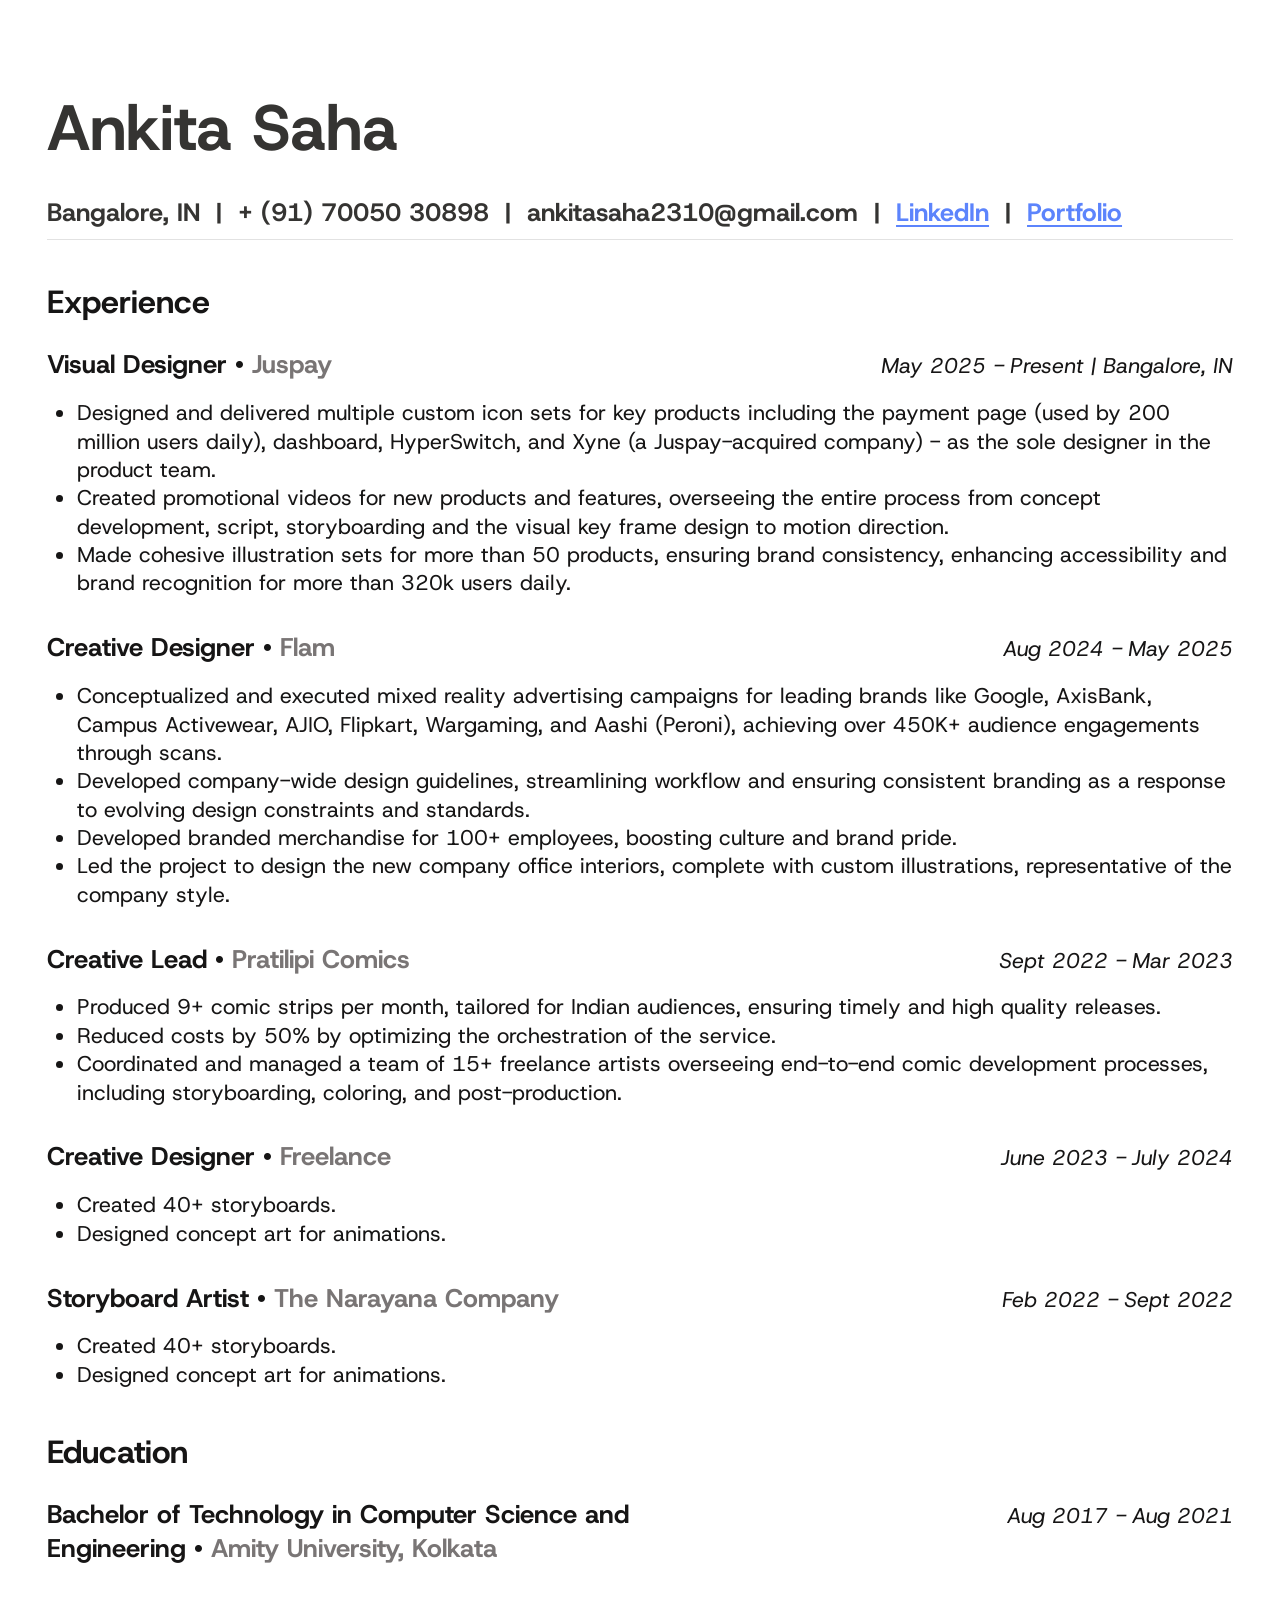
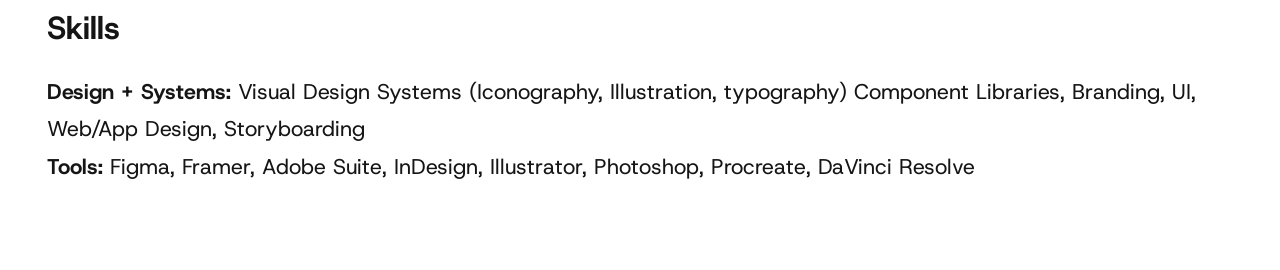
<file: resume.html>
<!doctype html>
<html lang="en"><head><meta charset="utf-8">
<meta name="viewport" content="width=device-width, initial-scale=1, viewport-fit=cover">
<title>Resume — Ankita Saha</title>
<meta name="description" content="Ankita Saha — creative designer in Bangalore. Visual design systems, iconography, illustration and motion.">
<link rel="preconnect" href="https://fonts.googleapis.com"><link rel="preconnect" href="https://fonts.gstatic.com" crossorigin><link href="https://fonts.googleapis.com/css2?family=Host+Grotesk:ital,wght@0,400;0,500;0,600;0,700;1,400&family=Lateef:wght@400;600;700&family=Roboto:wght@400;500&display=swap" rel="stylesheet">
<link rel="stylesheet" href="style.css">
<style>:root{--texture:url("assets/texture.webp")}</style>
</head>
<body class="resume">
<main class="cv">
  <h1>Ankita Saha</h1>
  <p class="contact">Bangalore, IN &nbsp;|&nbsp; + (91) 70050 30898 &nbsp;|&nbsp; <a href="mailto:ankitasaha2310@gmail.com" style="color:inherit;text-decoration:none">ankitasaha2310@gmail.com</a> &nbsp;|&nbsp; <a href="https://www.linkedin.com/in/ankita-saha-79141a1a3/">LinkedIn</a> &nbsp;|&nbsp; <a href="https://ankita-saha-design.github.io/">Portfolio</a></p>
  <h2>Experience</h2><div class="job"><div class="job-head"><h3>Visual Designer  •  <em>Juspay</em></h3><time>May 2025 - Present | Bangalore, IN</time></div><ul><li>Designed and delivered multiple custom icon sets for key products including the payment page (used by 200 million users daily), dashboard, HyperSwitch, and Xyne (a Juspay-acquired company) - as the sole designer in the product team.</li><li>Created promotional videos for new products and features, overseeing the entire process from concept development, script, storyboarding and the visual key frame design to motion direction.</li><li>Made cohesive illustration sets for more than 50 products, ensuring brand consistency, enhancing accessibility and brand recognition for more than 320k users daily.</li></ul></div><div class="job"><div class="job-head"><h3>Creative Designer  •  <em>Flam</em></h3><time>Aug 2024 - May 2025</time></div><ul><li>Conceptualized and executed mixed reality advertising campaigns for leading brands like Google, AxisBank, Campus Activewear, AJIO, Flipkart, Wargaming, and Aashi (Peroni), achieving over 450K+ audience engagements through scans.</li><li>Developed company-wide design guidelines, streamlining workflow and ensuring consistent branding as a response to evolving design constraints and standards.</li><li>Developed branded merchandise for 100+ employees, boosting culture and brand pride.</li><li>Led the project to design the new company office interiors, complete with custom illustrations, representative of the company style.</li></ul></div><div class="job"><div class="job-head"><h3>Creative Lead  •  <em>Pratilipi Comics</em></h3><time>Sept 2022 - Mar 2023</time></div><ul><li>Produced 9+ comic strips per month, tailored for Indian audiences, ensuring timely and high quality releases.</li><li>Reduced costs by 50% by optimizing the orchestration of the service.</li><li>Coordinated and managed a team of 15+ freelance artists overseeing end-to-end comic development processes, including storyboarding, coloring, and post-production.</li></ul></div><div class="job"><div class="job-head"><h3>Creative Designer  •  <em>Freelance</em></h3><time>June 2023 - July 2024</time></div><ul><li>Created 40+ storyboards.</li><li>Designed concept art for animations.</li></ul></div><div class="job"><div class="job-head"><h3>Storyboard Artist  •  <em>The Narayana Company</em></h3><time>Feb 2022 - Sept 2022</time></div><ul><li>Created 40+ storyboards.</li><li>Designed concept art for animations.</li></ul></div>
  <h2>Education</h2>
  <div class="job"><div class="job-head"><h3>Bachelor of Technology in Computer Science and Engineering  •  <em>Amity University, Kolkata</em></h3><time>Aug 2017 - Aug 2021</time></div></div>
  <h2>Skills</h2>
  <p class="skills"><b>Design + Systems:</b> Visual Design Systems (Iconography, Illustration, typography) Component Libraries, Branding, UI, Web/App Design, Storyboarding<br><b>Tools:</b> Figma, Framer, Adobe Suite, InDesign, Illustrator, Photoshop, Procreate, DaVinci Resolve</p>
</main>
<script src="site.js"></script>
</body></html>
</file>
<file: style.css>
/* ===== Tokens (from Figma) ===== */
:root{
  --s: calc(min(100vw, 1728px) / 1728); /* 1 Figma px, scaled to the viewport */
  --ink:#353432; --ink-dark:#161515; --maroon:#551d1d; --cream:#f7f3c6;
  --olive:#7e9a2a; --page:#f6f9ee; --text:#202020; --muted:#757575;
  --slot:#ecece6; --slot-ink:#8a8a80;
  --f-nav:"Lao MN","Lateef",Georgia,serif;
  --f-display:"Lateef",Georgia,serif;
  --f-body:"Host Grotesk",system-ui,-apple-system,"Segoe UI",sans-serif;
  --f-roboto:"Roboto",system-ui,sans-serif;
  --gutter: calc(90 * var(--s));
}
*,*::before,*::after{box-sizing:border-box}
html,body{margin:0}
html{scroll-behavior:smooth}
body{font-family:var(--f-body);color:var(--ink);background:var(--page);-webkit-font-smoothing:antialiased}
img,video{display:block;max-width:100%}
a{color:inherit}
:focus-visible{outline:2px solid var(--olive);outline-offset:3px}
.band :focus-visible{outline-color:var(--olive)}
@media (prefers-reduced-motion:reduce){*{transition:none!important;scroll-behavior:auto!important}}

/* paper texture overlay (image 35/36/39 in Figma: multiply @ 40%) */
body::after{content:"";position:fixed;inset:0;pointer-events:none;z-index:50;
  background-image:var(--texture);background-size:100% auto;mix-blend-mode:multiply;opacity:.4}

.wrap{width:calc(1548 * var(--s));margin-inline:auto}

/* ===== Nav ===== */
.nav{display:flex;justify-content:space-between;align-items:center;font-family:var(--f-nav);
  font-size:max(16px,calc(28.8 * var(--s)))}
.nav .name{font-weight:700;letter-spacing:.05em;text-decoration:none;white-space:nowrap}
.nav .right{display:flex;align-items:center;gap:calc(126 * var(--s))}
.nav .links{display:flex;gap:calc(81 * var(--s));letter-spacing:-.05em}
.nav .links a{text-decoration:none}
.nav .links a:hover{text-decoration:underline;text-underline-offset:.2em}
.nav .links a[aria-current="page"]{font-weight:700}
.nav .social{display:flex;gap:calc(21.6 * var(--s))}
.nav .social svg{width:max(18px,calc(27 * var(--s)));height:auto;display:block}
.band{position:sticky;top:0;z-index:40;background:#fff;height:max(64px,calc(118 * var(--s)));display:flex;align-items:center;color:var(--text);border-bottom:1px solid transparent;transition:border-bottom-color .2s ease}
.band.is-scrolled{border-bottom-color:#e5e5e5}
.band-light{background:#fff;color:var(--text)}
.band-light :focus-visible{outline-color:var(--olive)}
#work{scroll-margin-top:max(64px,calc(118 * var(--s)))}

/* ===== Image / video slots ===== */
.slot{position:relative;aspect-ratio:var(--ar);background:var(--slot);overflow:hidden;margin:0}
.slot::before{content:attr(data-label);position:absolute;inset:0;display:grid;place-items:center;padding:12px;
  text-align:center;font:500 max(11px,calc(16 * var(--s)))/1.3 var(--f-body);color:var(--slot-ink)}
.slot>img,.slot>video{position:absolute;inset:0;width:100%;height:100%;object-fit:cover}
.slot.contain>img{object-fit:contain}

/* ===== Home ===== */
body.home{background:#fff}
.hero{position:relative;background:#fff;height:calc(650 * var(--s));color:var(--ink-dark)}
.hero-art{position:absolute;left:calc(1011 * var(--s));top:0;width:calc(612 * var(--s))}
.hero-copy{position:absolute;left:var(--gutter);top:calc(180 * var(--s));bottom:calc(36 * var(--s));width:calc(900 * var(--s));z-index:1;display:flex;flex-direction:column;justify-content:space-between}
.hero h1{margin:0;font:600 max(28px,calc(70 * var(--s)))/1.08 var(--f-display);letter-spacing:-.01em;color:var(--maroon)}
.hero .meta{display:flex;justify-content:space-between;gap:40px;width:100%;max-width:calc(900 * var(--s));margin-top:auto;
  font:400 max(16px,calc(32 * var(--s)))/1.2 var(--f-display);color:var(--ink)}
.hero .meta p{margin:0;white-space:nowrap}
.hero .meta .now{align-self:flex-end}
.work-grid{display:grid;grid-template-columns:1fr 1fr;column-gap:calc(45 * var(--s));row-gap:calc(69 * var(--s));
  padding:var(--gutter) 0 calc(20 * var(--s))}
.card{display:flex;flex-direction:column;gap:calc(28.8 * var(--s));text-decoration:none;color:var(--text)}
.card .slot{--ar:752/511;transition:transform .35s ease}
.card:hover .slot{transform:scale(1.015)}
.card span{font:400 max(18px,calc(36 * var(--s)))/1 var(--f-display)}

/* ===== Inner pages ===== */
.sheet{background:#fff;margin:calc(35 * var(--s));padding:calc(60 * var(--s)) calc(60 * var(--s)) calc(40 * var(--s));color:var(--text)}
.bleed{margin-inline:calc(-60 * var(--s))}
.cs-title{margin:0;text-align:center;font:700 max(30px,calc(74 * var(--s)))/1 var(--f-body);letter-spacing:-.013em}
.lede{margin:calc(65 * var(--s)) 0 0;font:400 max(15px,calc(24 * var(--s)))/1.2 var(--f-body);text-align:justify}
.lede.roboto{font-family:var(--f-roboto)}
.lede+.lede{margin-top:1.2em}
.sec{margin-top:calc(130 * var(--s))}
.sec-head{text-align:center;max-width:calc(1060 * var(--s));margin:0 auto calc(60 * var(--s))}
.sec-head h2,.split h2{margin:0;font:500 max(24px,calc(48 * var(--s)))/1.2 var(--f-body)}
.sec-head h2.xl{font-size:max(28px,calc(64 * var(--s)))}
.sec-head p,.split p{margin:calc(30 * var(--s)) 0 0;font:400 max(15px,calc(24 * var(--s)))/1.2 var(--f-body)}
.split{display:flex;justify-content:space-between;gap:40px;margin-bottom:calc(60 * var(--s))}
.split p{margin:0;width:calc(809 * var(--s));text-align:justify}
.split.narrow p{width:calc(629 * var(--s))}
.row{display:grid;gap:calc(30 * var(--s))}
.cols-2{grid-template-columns:repeat(2,1fr)}
.cols-3{grid-template-columns:repeat(3,1fr)}
.cols-4{grid-template-columns:repeat(4,1fr)}
.cols-6{grid-template-columns:repeat(6,1fr)}
.center-block{margin-inline:auto}
.caption{font:400 max(14px,calc(24 * var(--s)))/1.2 var(--f-body);margin-top:calc(16 * var(--s));text-align:center}

.style-card{background:transparent}
.style-card .txt{padding:calc(20 * var(--s)) 0 0;font-family:var(--f-roboto)}
.style-card b{display:block;font-weight:500;font-size:max(16px,calc(24 * var(--s)));margin-bottom:.4em}
.style-card small{display:block;font-size:max(13px,calc(20 * var(--s)));line-height:1.6}
.style-card small+small{color:var(--muted)}

.tile{background:#f4f4f2;display:flex;flex-direction:column}
.tile .slot{flex:1;background:transparent}
.tile .lbl{display:flex;justify-content:space-between;padding:0 calc(28 * var(--s)) calc(28 * var(--s));
  font:500 max(13px,calc(20 * var(--s)))/1.2 var(--f-body)}
.tile .lbl span+span{color:var(--muted)}

.tabs{display:flex;gap:10px;justify-content:center;margin-bottom:calc(40 * var(--s));flex-wrap:wrap}
.tabs button{font:500 max(13px,calc(20 * var(--s)))/1 var(--f-body);padding:.55em 1.2em;border-radius:999px;
  border:1.5px solid #202020;background:#fff;color:#202020;cursor:pointer}
.tabs button[aria-pressed="true"]{background:#202020;color:#fff}
.overlay-tabs{position:absolute;left:calc(50 * var(--s));bottom:calc(32 * var(--s));z-index:2;margin:0;justify-content:flex-start}
.overlay-cap{position:absolute;right:calc(50 * var(--s));bottom:calc(40 * var(--s));z-index:2;
  font:500 max(13px,calc(24 * var(--s)))/1 var(--f-body)}

.gray-panel{background:#f2f2f2;padding:calc(38 * var(--s))}
.char h3{margin:calc(40 * var(--s)) 0 calc(18 * var(--s));font:700 max(15px,calc(24 * var(--s)))/1.2 var(--f-body)}
.char p{margin:0;font:400 max(14px,calc(24 * var(--s)))/1.2 var(--f-body)}

/* ===== Play ===== */
.play{display:flex;flex-direction:column;gap:calc(33 * var(--s))}
.prow{display:flex;gap:calc(32 * var(--s));align-items:flex-start}
.prow>div{min-width:0}
.play .icon-row{display:flex;justify-content:space-between}
.play .icon-row figure{margin:0;width:calc(192 * var(--s))}
.play .icon-row figcaption{font:600 max(12px,calc(24 * var(--s)))/1.2 var(--f-body);letter-spacing:-.12em;
  color:#4c4c4c;text-align:center;margin-bottom:12px}

/* ===== About ===== */
.about{display:flex;justify-content:space-between;align-items:flex-start;padding:calc(133 * var(--s)) 0 calc(40 * var(--s))}
.about .bio{width:calc(854 * var(--s));font:400 max(16px,calc(24 * var(--s)))/1.16 var(--f-body)}
.about .bio p{margin:0 0 1.16em}
.about .slot{width:calc(484 * var(--s));--ar:484/507;margin-top:calc(-36 * var(--s));margin-right:calc(62 * var(--s));background:transparent}

/* ===== Resume ===== */
body.resume{background:var(--page)}
.cv{width:calc(1601 * var(--s));margin:0 auto;padding:calc(115 * var(--s)) 0 calc(115 * var(--s));color:#333230}
.cv h1{margin:0;font:700 max(36px,calc(86.5 * var(--s)))/1.33 var(--f-body);color:var(--ink)}
.cv .contact{margin:calc(40 * var(--s)) 0 0;padding-bottom:calc(18 * var(--s));border-bottom:1px solid #d9d9d2;
  font:700 max(14px,calc(34 * var(--s)))/1 var(--f-body);color:var(--ink)}
.cv .contact a{color:#5b86f2}
.cv h2{margin:calc(56 * var(--s)) 0 calc(32 * var(--s));font:700 max(22px,calc(43.3 * var(--s)))/1.33 var(--f-body);color:var(--maroon)}
.cv .job{margin-bottom:calc(44 * var(--s))}
.cv .job-head{display:flex;justify-content:space-between;align-items:baseline;gap:20px}
.cv h3{margin:0;font:700 max(17px,calc(34.6 * var(--s)))/1.33 var(--f-body);color:var(--ink);max-width:calc(962 * var(--s))}
.cv h3 em{font-style:normal;color:#6e8b0c}
.cv time{font:italic 400 max(14px,calc(28.8 * var(--s)))/1.33 var(--f-body);color:var(--muted);white-space:nowrap}
.cv ul{margin:calc(24 * var(--s)) 0 0;padding-left:1.4em;font:400 max(14px,calc(28.8 * var(--s)))/1.33 var(--f-body)}
.cv .skills{font:400 max(14px,calc(28.8 * var(--s)))/1.75 var(--f-body);margin:0}

/* ===== Mobile ===== */
@media (max-width:760px){
  .wrap{width:calc(100% - 40px)}
  .nav .links{gap:18px}
  .band{height:auto;padding:14px 0}
  #work{scroll-margin-top:96px}
  .hero{height:auto;padding-bottom:40px;display:flex;flex-direction:column}
  .hero-copy{order:1}
  .hero-art{order:2}
  .hero-copy,.hero-art{position:static;width:auto}
  .hero-copy{margin:40px 20px 0}
  .hero h1{font-size:clamp(30px,7.5vw,40px);line-height:1.1}
  .hero-art{margin:32px 20px 0}
  .hero .meta{width:auto;flex-direction:column;gap:14px;margin-top:28px}
  .hero .meta .now{align-self:flex-start}
  .hero .meta p{white-space:normal}
  .work-grid,.cols-2,.cols-3,.cols-4{grid-template-columns:1fr}
  .work-grid{row-gap:40px;padding:48px 0 16px}
  .cols-6{grid-template-columns:repeat(3,1fr)}
  .sheet{margin:12px;padding:28px 20px 24px}
  .bleed{margin-inline:-20px}
  .sec{margin-top:64px}
  .split{flex-direction:column;gap:14px}
  .split p,.split.narrow p{width:auto}
  .center-block{width:100%!important}
  .play{gap:14px}
  .prow{flex-direction:column;gap:14px}
  .prow>div{width:100%}
  .xgrid{grid-template-columns:1fr!important}
  .play .icon-row{flex-wrap:wrap;gap:14px}
  .play .icon-row figure{width:calc(50% - 7px)}
  .about{flex-direction:column;gap:32px;padding:40px 0 24px}
  .about .bio,.about .slot{width:100%;margin:0}
  .cv{width:calc(100% - 40px);padding:40px 0}
  .cv .job-head{flex-direction:column;gap:4px}
  .overlay-tabs{left:12px;bottom:12px}
  .overlay-cap{display:none}
}

.hero-img>img{object-position:center bottom}
.slot.contain.lib::before{background:#f4f4f2}
.sec svg{display:block;width:100%;height:auto}
.slot.loaded::before{content:none}
/* ===== Xyne ===== */
.xhero{position:relative;background:#fce8e7;border-radius:calc(40 * var(--s));aspect-ratio:1538/682;display:grid;place-items:center;overflow:hidden}
.xhero-icon{width:calc(540 * var(--s))}
.xhero .overlay-tabs button{background:rgba(255,255,255,.7);border-color:#202020}
.xhero .overlay-tabs button[aria-pressed="true"]{background:#202020;color:#fff}
.tile{background:#f4f4f2;border-radius:calc(24 * var(--s));overflow:hidden}
.tile .slot{margin:calc(40 * var(--s)) calc(40 * var(--s)) 0}
.char-tile{background:#f4f4f2;border-radius:calc(32 * var(--s));padding:calc(70 * var(--s));aspect-ratio:1/1;display:grid;place-items:center}
.char-tile .slot{width:100%}
.xanat{display:block;width:100%;height:auto}
.xlib{position:relative;border:4px solid #e6e6e8;border-radius:calc(40 * var(--s));padding:calc(48 * var(--s))}
.xlib-tabs{justify-content:flex-start;margin-bottom:10px}
.xlib-hint{margin:0 0 calc(30 * var(--s));font:400 max(13px,calc(18 * var(--s)))/1.3 var(--f-body);color:var(--muted)}
.xfam+.xfam{margin-top:calc(44 * var(--s))}
.xfam h3{margin:0 0 calc(18 * var(--s));font:600 max(15px,calc(22 * var(--s)))/1.2 var(--f-body)}
.xfam h3 span{color:var(--muted);font-weight:400;margin-left:.3em}
.xgrid-icons.all{display:grid;grid-template-columns:repeat(auto-fill,minmax(max(170px,calc(230 * var(--s))),1fr));gap:12px}
.xgrid-icons.one{display:grid;grid-template-columns:repeat(auto-fill,minmax(max(92px,calc(130 * var(--s))),1fr));gap:12px}
.xcard{background:#f6f6f7;border-radius:14px;padding:12px 12px 10px;display:flex;flex-direction:column;gap:6px}
.xcard>span,.xone span{font:500 max(12px,calc(15 * var(--s)))/1.2 var(--f-body);color:#4a4a4a;text-align:center}
.xtrio{display:flex;justify-content:space-between}
.xgrid-icons button{border:0;background:transparent;color:#202020;cursor:pointer;border-radius:10px;padding:8px;transition:background .15s,transform .15s}
.xgrid-icons button svg{display:block;width:max(32px,calc(44 * var(--s)));height:auto}
.xgrid-icons button:hover{background:#fff;transform:translateY(-1px)}
.xone{background:#f6f6f7!important;display:flex;flex-direction:column;align-items:center;gap:8px;padding:16px 8px 12px!important}
.xone:hover{background:#ececef!important}
.xlib-toast{position:sticky;bottom:20px;margin:16px auto 0;width:max-content;max-width:90%;background:#202020;color:#fff;border-radius:999px;padding:.6em 1.2em;
  font:500 14px/1.2 var(--f-body);opacity:0;transform:translateY(8px);transition:opacity .2s,transform .2s;pointer-events:none}
.xlib-toast.on{opacity:1;transform:none}
@media (max-width:760px){.xhero{aspect-ratio:4/3}.xhero-icon{width:60%}.char-tile{padding:24px}.xlib{padding:16px}}

/* ===== Round 2 overrides ===== */
:root{--pad:calc(190 * var(--s))}
/* compact white menu bar everywhere */
.band{height:max(46px,calc(59 * var(--s)));background:#fff;color:var(--text)}
.nav{font-size:max(14px,calc(20 * var(--s)))}
.nav .links{gap:calc(56 * var(--s))}
.nav .right{gap:calc(80 * var(--s))}
.nav .social{gap:calc(18 * var(--s))}
.nav .social svg{width:max(16px,calc(21 * var(--s)))}
#work{scroll-margin-top:max(46px,calc(59 * var(--s)))}
.hero-img>img{object-position:center 45%}
/* white inner pages with wider side padding */
body.inner{background:#fff}
.sheet{margin:0;padding:calc(60 * var(--s)) var(--pad) calc(40 * var(--s))}
.bleed{margin-inline:calc(-1 * var(--pad))}
.center-block{max-width:100%}
main.about.wrap{width:auto;padding-left:var(--pad);padding-right:var(--pad)}
.slot.rounded{border-radius:calc(30 * var(--s))}
/* next project */
.next-proj{display:flex;flex-direction:column;align-items:flex-end;gap:6px;margin-top:calc(140 * var(--s));margin-left:auto;width:max-content;max-width:100%;text-decoration:none;color:var(--text);text-align:right}
.np-label{font:500 max(12px,calc(18 * var(--s)))/1.2 var(--f-body);color:var(--muted);letter-spacing:.02em}
.np-title{display:inline-flex;align-items:center;gap:.4em;font:600 max(20px,calc(40 * var(--s)))/1.15 var(--f-body)}
.np-title svg{width:1em;height:1em;transition:transform .25s ease}
.next-proj:hover .np-title svg{transform:translateX(6px)}
.next-proj:hover .np-title{text-decoration:underline;text-underline-offset:.15em;text-decoration-thickness:2px}
/* xyne hero tabs: unselected = outline only */
.xhero .overlay-tabs button{background:transparent;color:#202020;border-color:#202020}
.xhero .overlay-tabs button[aria-pressed="true"]{background:#202020;color:#fff}
/* shared icon library */
.iconlib{position:relative}
.iconlib .tabs{justify-content:center;margin-bottom:calc(40 * var(--s))}
.lib-panel{background:#f5f5f6;border-radius:calc(32 * var(--s));padding:calc(56 * var(--s))}
.xlib-body{display:grid;grid-template-columns:repeat(auto-fill,minmax(max(44px,calc(84 * var(--s))),1fr));gap:calc(10 * var(--s))}
.xlib-body button{border:0;background:transparent;color:#202020;cursor:pointer;border-radius:12px;padding:calc(18 * var(--s));display:grid;place-items:center;transition:background .15s,transform .15s}
.xlib-body button svg{display:block;width:max(26px,calc(40 * var(--s)));height:auto}
.xlib-body button:hover{background:#fff;transform:translateY(-1px)}
@media (max-width:760px){:root{--pad:20px}.sheet{padding:28px 20px 60px}.next-proj{margin-top:56px}.nav .right{gap:14px}}
/* ===== Round 3 ===== */
.illus .slot{overflow:hidden}
.illus .slot>img{transform:scale(1.1)}
/* xyne hero: icon + bottom bar, no overlap */
.xhero{aspect-ratio:auto;display:flex;flex-direction:column;align-items:center;padding:calc(56 * var(--s)) calc(48 * var(--s)) calc(36 * var(--s));gap:calc(40 * var(--s))}
.xhero-icon{width:calc(460 * var(--s))}
.xhero-bar{width:100%;display:flex;justify-content:space-between;align-items:center;gap:16px;flex-wrap:wrap}
.xhero-bar .tabs{margin:0;justify-content:flex-start}
.xhero-bar .tabs button{background:transparent;color:#202020;border-color:#202020}
.xhero-bar .tabs button[aria-pressed="true"]{background:#202020;color:#fff}
.xhero-cap{font:500 max(13px,calc(22 * var(--s)))/1.2 var(--f-body)}
/* shared library */
.lib-body.one{display:grid;grid-template-columns:repeat(auto-fill,minmax(max(44px,calc(84 * var(--s))),1fr));gap:calc(10 * var(--s))}
.lib-body.all{display:grid;grid-template-columns:repeat(var(--per),1fr);gap:calc(16 * var(--s))}
.lgrp{display:grid;grid-template-columns:repeat(var(--n),1fr);background:#fff;border-radius:calc(16 * var(--s));padding:calc(6 * var(--s))}
.lib-body button{border:0;background:transparent;color:#202020;cursor:pointer;border-radius:12px;padding:calc(16 * var(--s));display:grid;place-items:center;transition:background .15s,transform .15s}
.lib-body button svg{display:block;width:max(24px,calc(38 * var(--s)));height:auto}
.lib-body.one button:hover{background:#fff;transform:translateY(-1px)}
.lib-body.all button:hover{background:#f2f2f3}
@media (max-width:760px){.lib-body.all{grid-template-columns:1fr}.xhero-icon{width:70%}}

.illus{column-gap:calc(90 * var(--s))!important;row-gap:calc(100 * var(--s))!important}
/* about: 6:4 text and image */
main.about.wrap{display:grid;grid-template-columns:6fr 4fr;gap:calc(110 * var(--s));align-items:start}
.about .bio{width:auto;max-width:none}
.about .slot{width:100%;margin:0}
@media (max-width:760px){main.about.wrap{grid-template-columns:1fr;gap:32px}}
.slot.loaded{background:transparent!important}
.hero-link{color:inherit;text-decoration:none}.hero-link:hover{text-decoration:underline;text-underline-offset:.15em}
/* nav font: Host Grotesk */
:root{--f-nav:"Host Grotesk",system-ui,-apple-system,"Segoe UI",sans-serif}
.nav .name{letter-spacing:.01em;font-weight:700}
.nav .links{letter-spacing:0}
.nav .links a{font-weight:500}
.nav .links a[aria-current="page"]{font-weight:700}
/* hero headline: semibold, more open tracking */
.hero h1{font-weight:600;letter-spacing:-0.01em}
/* about: text + photo per Figma (815 : 326, 230 gap) */
main.about.wrap{grid-template-columns:815fr 326fr;column-gap:calc(230 * var(--s));padding-top:calc(133 * var(--s))}
.about .bio{font-size:max(16px,calc(24 * var(--s)));line-height:1.16}
.about .slot.portrait{--ar:651/728;width:100%;margin:0;border-radius:calc(16 * var(--s))}
@media (max-width:760px){main.about.wrap{grid-template-columns:1fr}.about .slot.portrait{max-width:360px}}
/* resume: white page, neutral palette per Figma */
body.resume{background:#fff}
.cv{color:#161515}
.cv h1{color:#353432}
.cv .contact{color:#353432;border-bottom:1px solid rgba(53,52,50,.18)}
.cv .contact a{color:#5c84fc}
.cv h2{color:#161515}
.cv h3{color:#161515}
.cv h3 em{color:#797575}
.cv time{color:#161515}
.cv ul,.cv .skills{color:#161515}
/* resume per Figma "Design Resume" */
body.resume{background:#fff}
body.resume::after{display:none}
.cv{color:#161515}
.cv h1{color:#353432}
.cv .contact{color:#353432;border-bottom:1px solid #e2e2e2}
.cv .contact a{color:#5c84fc;text-decoration:underline;text-underline-offset:.15em}
.cv .contact a[href^="mailto"]{color:#353432!important;text-decoration:none}
.cv h2{color:#161515}
.cv h3{color:#161515}
.cv h3 em{color:#797575}
.cv time{color:#161515}
.cv ul,.cv .skills{color:#161515}

/* ===== Round 4: fluid hero + prev/next project nav ===== */
/* Hero now lives in a centred container that matches the work-grid width,
   so the art and the copy stay locked to the same edges at any window size
   instead of sitting at a fixed pixel offset once past the 1728px cap. */
.hero{height:auto;min-height:calc(650 * var(--s));display:flex;align-items:stretch}
.hero-inner{position:relative;width:calc(1548 * var(--s));margin-inline:auto;
  display:grid;grid-template-columns:minmax(0,900fr) minmax(0,648fr);column-gap:calc(21 * var(--s));align-items:stretch}
.hero-copy{position:static;left:auto;top:auto;bottom:auto;width:auto;
  padding:calc(180 * var(--s)) 0 calc(36 * var(--s));gap:calc(40 * var(--s))}
.hero-art{position:static;left:auto;top:auto;align-self:start;margin-left:auto;width:94.44%;max-width:calc(612 * var(--s))}
.hero h1{max-width:100%}
.hero .meta{width:100%;max-width:none;margin-top:0;flex-wrap:wrap;column-gap:calc(40 * var(--s));row-gap:.5em}
.hero .meta p{white-space:normal}

/* prev / next project footer nav */
.proj-nav{display:flex;justify-content:space-between;align-items:flex-start;gap:calc(48 * var(--s));margin-top:calc(140 * var(--s))}
.proj-nav>a{flex:0 1 auto;max-width:calc(50% - calc(24 * var(--s)));margin-top:0}
.prev-proj{display:flex;flex-direction:column;align-items:flex-start;gap:6px;text-decoration:none;color:var(--text);text-align:left}
.prev-proj:hover .np-title{text-decoration:underline;text-underline-offset:.15em;text-decoration-thickness:2px}
.prev-proj:hover .np-title svg{transform:translateX(-6px)}
@media (max-width:760px){
  .hero{display:block;min-height:0}
  .hero-inner{width:calc(100% - 40px);display:flex;flex-direction:column}
  .hero-copy{margin:0;padding:40px 0 0;gap:24px}
  .hero-art{margin:32px 0 0;width:100%;max-width:none}
  .hero .meta{row-gap:14px;column-gap:14px}
  .proj-nav{flex-direction:column;align-items:stretch;gap:28px;margin-top:56px}
  .proj-nav>a{max-width:100%}
  .next-proj{align-items:flex-start;text-align:left;margin-left:0;width:auto}
  .prev-proj{width:auto}
}
/* arrows flow with the text so they stay on the first/last line when a title wraps */
.np-title{display:block}
.np-title svg{display:inline-block;width:1em;height:1em;vertical-align:-.1em}
.next-proj .np-title svg{margin-left:.3em}
.prev-proj .np-title svg{margin-right:.3em}

/* ===== Round 5: hero copy block, larger headline, mobile nav drawer ===== */
/* Headline and the two meta lines read as one group, the meta sitting a little
   down the hero rather than pinned to its bottom edge. The copy column is sized
   to the headline's longest line (max-content), so the meta row spans exactly
   the headline's width and "Designing Juspay" ends where the headline ends. */
.hero-copy{justify-content:flex-start;gap:calc(96 * var(--s));
  padding:calc(150 * var(--s)) 0 calc(36 * var(--s))}
@media (min-width:761px){
  /* max-content keeps the column exactly as wide as the headline's longest line;
     on phones the copy stays a plain stacked column so nothing can overflow */
  .hero-copy{display:grid;grid-template-columns:max-content;align-content:start;justify-items:start}
  .hero .meta{width:100%}
  .hero-art{width:89.72%;max-width:calc(581 * var(--s))}   /* 5% smaller than the Figma 612 */
}
.hero h1{font-size:max(32px,calc(84 * var(--s)))}

/* --- mobile nav: hamburger + side drawer --- */
.nav-toggle{display:none;background:none;border:0;padding:10px;margin:-10px -6px -10px 0;cursor:pointer;
  color:inherit;flex-direction:column;justify-content:center;gap:5px;width:44px;height:44px}
.nav-toggle span{display:block;width:22px;height:2px;background:currentColor;border-radius:2px;
  transition:transform .25s ease,opacity .2s ease}
.nav-scrim{display:none}
@media (max-width:760px){
  .nav{position:relative}
  .nav-toggle{display:flex;position:relative;z-index:46}
  body.nav-open .nav-toggle span:nth-child(1){transform:translateY(7px) rotate(45deg)}
  body.nav-open .nav-toggle span:nth-child(2){opacity:0}
  body.nav-open .nav-toggle span:nth-child(3){transform:translateY(-7px) rotate(-45deg)}

  /* the menu itself becomes a panel that slides in from the right edge */
  .nav .right{position:fixed;top:0;right:0;z-index:45;height:100dvh;width:min(76vw,300px);
    background:#fff;color:var(--text);flex-direction:column;align-items:flex-start;justify-content:flex-start;
    gap:32px;padding:calc(max(64px,118 * var(--s)) + 24px) 28px 32px;border-left:1px solid #e5e5e5;
    transform:translateX(100%);transition:transform .3s ease;overflow-y:auto;
    box-shadow:-12px 0 32px rgba(0,0,0,.12);visibility:hidden}
  .band-light .right{background:#fff;color:var(--text)}
  body.nav-open .nav .right{transform:none;visibility:visible}
  .nav .links{flex-direction:column;align-items:flex-start;gap:22px;font-size:20px;letter-spacing:0}
  .nav .social{gap:22px}
  .nav .social svg{width:22px}

  .nav-scrim{display:block;position:fixed;inset:0;z-index:42;background:rgba(0,0,0,.5);
    opacity:0;pointer-events:none;transition:opacity .3s ease}
  body.nav-open .nav-scrim{opacity:1;pointer-events:auto}
  body.nav-open{overflow:hidden}
}

/* --- other small-screen fixes --- */
@media (max-width:760px){
  /* justified copy opens up rivers of whitespace at this measure */
  .lede,.split p{text-align:left}
  .hero h1{font-size:clamp(32px,8.5vw,46px)}
  .hero-copy{padding:36px 0 0;gap:18px}
  /* let the illustration size to its own height instead of sitting in a
     letterboxed 612x637 box with dead space above and below */
  .hero-art .slot{aspect-ratio:auto}
  .hero-art .slot>img{position:static;width:100%;height:auto}
  .cs-title{font-size:clamp(26px,7vw,34px)}
  .proj-nav .np-title{font-size:clamp(18px,5.2vw,24px)}
  .tabs{gap:8px}
  .tabs button{padding:.5em 1em}
}

/* --- Juspay thumbnail cards --- */
.thumb-label{text-align:center;font:500 max(15px,calc(24 * var(--s)))/1.2 var(--f-body);margin-bottom:calc(40 * var(--s))}
/* The After export is fractionally narrower than the Before export, so it is
   sized by width rather than by column to keep both cards exactly the same
   height. 1505/1344 vs 1450/1344 gives 96.34%. */
.thumb-after{width:96.34%;margin-inline:auto}

/* ===== Site Footer ===== */
.site-footer{position:relative;width:100%;margin-top:calc(-120 * var(--s));background:transparent;overflow:hidden}
.footer-row{position:absolute;top:65%;transform:translateY(-50%);left:0;right:0;z-index:5;display:flex;justify-content:space-between;align-items:center}
.footer-heading{margin:0;font-family:var(--f-display);font-size:max(36px,calc(76 * var(--s)));font-weight:600;color:var(--maroon);line-height:1;letter-spacing:-.01em;text-shadow:0 1px 2px rgba(255,255,255,.5);display:inline-flex;align-items:center}
.footer-social{display:flex;align-items:center;gap:calc(28 * var(--s))}
.footer-social a{display:inline-flex;align-items:center;justify-content:center;color:var(--maroon);text-decoration:none;padding:6px;margin:-6px;transition:transform .2s ease,opacity .2s ease;filter:drop-shadow(0 1px 2px rgba(255,255,255,.5))}
.footer-social a:hover{transform:translateY(-2px);opacity:.8}
.footer-social svg{width:max(28px,calc(44 * var(--s)));height:max(28px,calc(44 * var(--s)));display:block}
.footer-copy{position:absolute;bottom:calc(20 * var(--s));left:0;right:0;z-index:5;text-align:center;font-family:var(--f-body);font-size:max(12px,calc(16 * var(--s)));font-weight:400;color:var(--maroon);letter-spacing:.02em;opacity:.85;text-shadow:0 1px 2px rgba(255,255,255,.6)}
.footer-scene{width:100%;line-height:0}
.footer-scene img{width:100%;height:auto;display:block;pointer-events:none}
@media (max-width:760px){
  .site-footer{margin-top:-30px}
  .footer-row{top:62%}
  .footer-heading{font-size:32px}
  .footer-social{gap:16px}
  .footer-social svg{width:24px;height:24px}
  .footer-copy{bottom:12px;font-size:11px}
}
</file>
